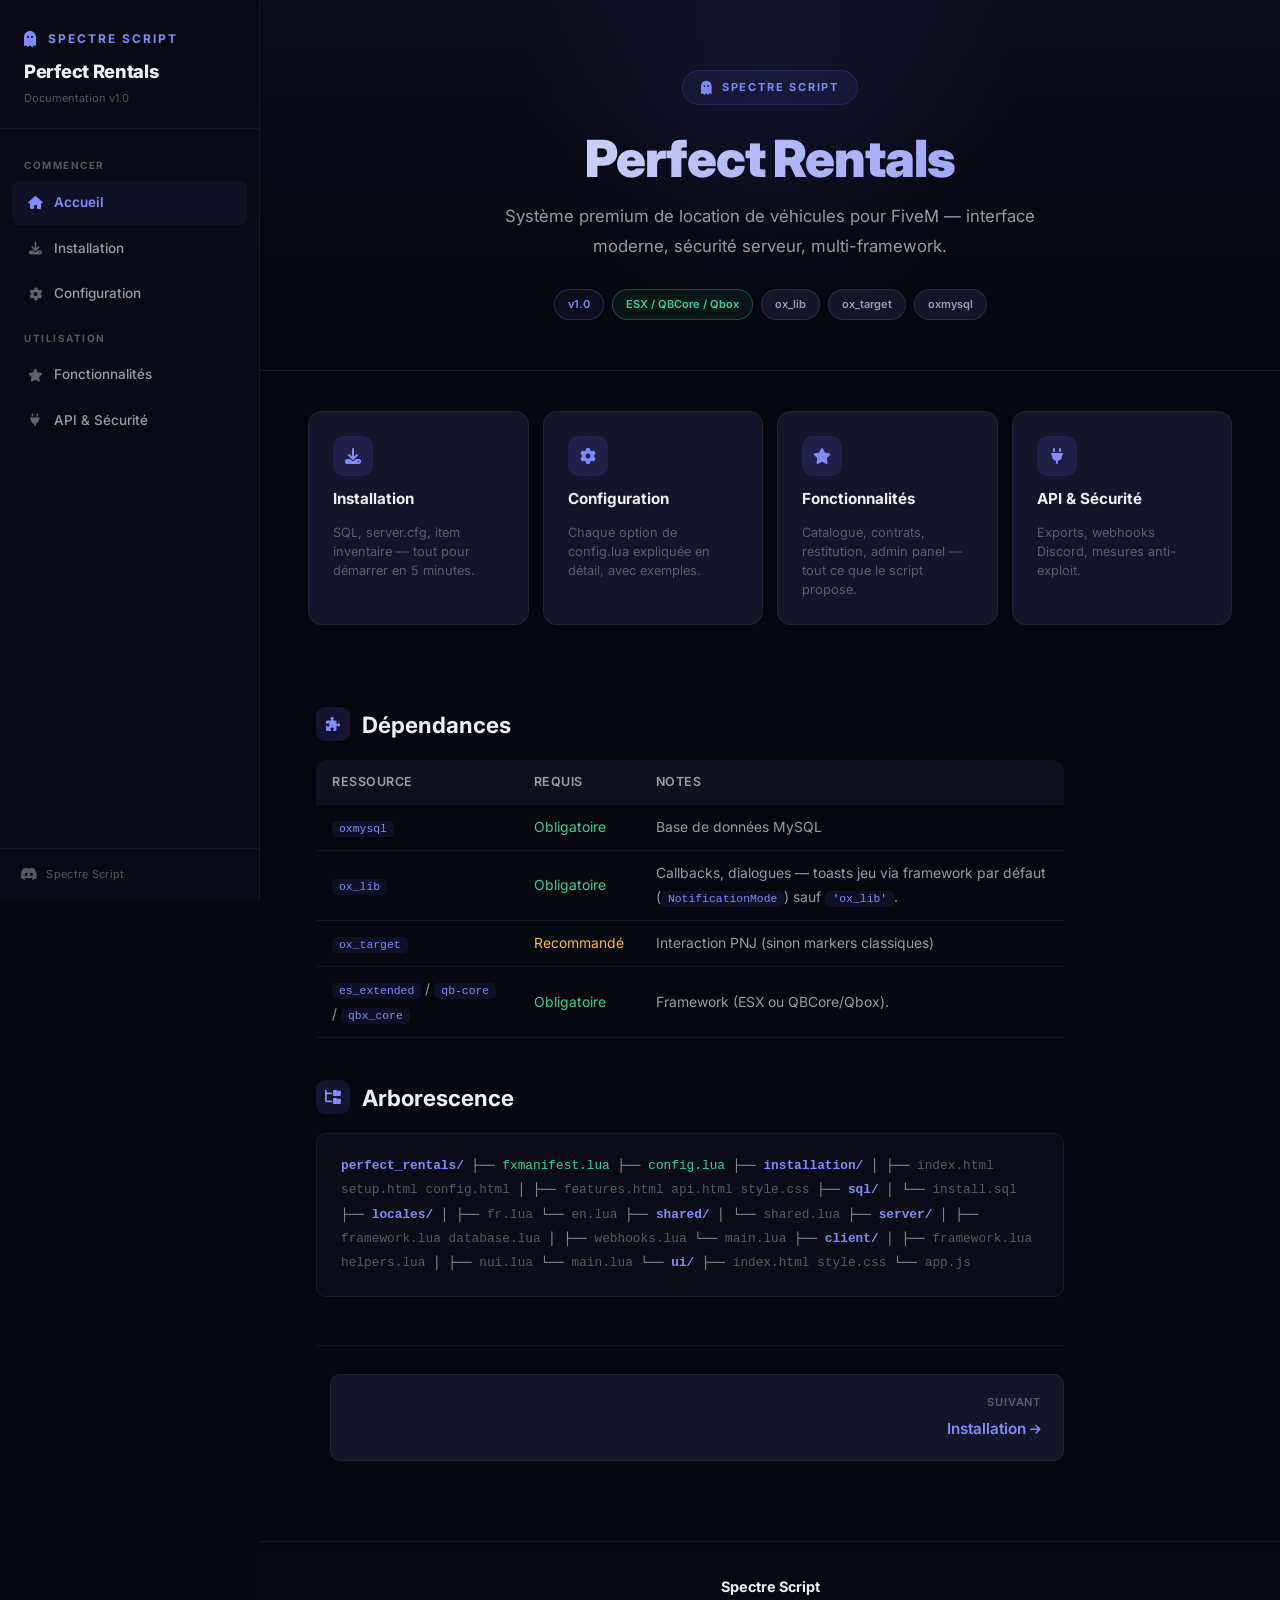
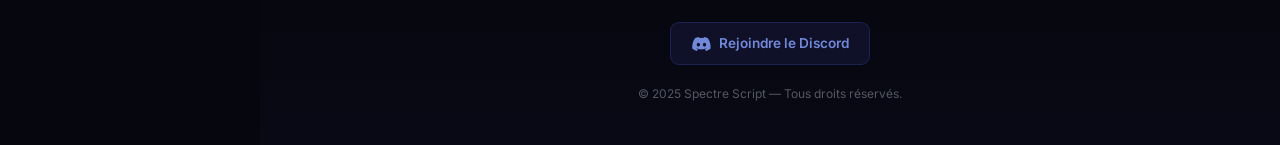
<file: installation/index.html>
<!DOCTYPE html>
<html lang="fr">
<head>
<meta charset="UTF-8"><meta name="viewport" content="width=device-width,initial-scale=1.0">
<title>Perfect Rentals — Documentation</title>
<link rel="stylesheet" href="style.css">
<link rel="stylesheet" href="https://cdnjs.cloudflare.com/ajax/libs/font-awesome/6.5.1/css/all.min.css">
</head>
<body>
<div class="layout">

<!-- Sidebar -->
<aside class="sidebar">
    <div class="sidebar-brand">
        <div class="logo"><i class="fa-solid fa-ghost"></i> Spectre Script</div>
        <div class="title">Perfect Rentals</div>
        <div class="version">Documentation v1.0</div>
    </div>
    <nav class="sidebar-nav">
        <div class="nav-label">Commencer</div>
        <a href="index.html" class="active"><i class="fa-solid fa-house"></i> Accueil</a>
        <a href="setup.html"><i class="fa-solid fa-download"></i> Installation</a>
        <a href="config.html"><i class="fa-solid fa-gear"></i> Configuration</a>
        <div class="nav-label">Utilisation</div>
        <a href="features.html"><i class="fa-solid fa-star"></i> Fonctionnalités</a>
        <a href="api.html"><i class="fa-solid fa-plug"></i> API & Sécurité</a>
    </nav>
    <div class="sidebar-footer">
        <a href="https://discord.gg/vRjBVYpRjj" target="_blank"><i class="fa-brands fa-discord"></i> Spectre Script</a>
    </div>
</aside>

<!-- Main -->
<div class="main">

    <div class="hero">
        <div class="hero-tag"><i class="fa-solid fa-ghost"></i> Spectre Script</div>
        <h1>Perfect Rentals</h1>
        <p>Système premium de location de véhicules pour FiveM — interface moderne, sécurité serveur, multi-framework.</p>
        <div class="badges">
            <span class="badge a">v1.0</span>
            <span class="badge g">ESX / QBCore / Qbox</span>
            <span class="badge">ox_lib</span>
            <span class="badge">ox_target</span>
            <span class="badge">oxmysql</span>
        </div>
    </div>

    <div class="quick-grid">
        <a class="quick-card" href="setup.html">
            <div class="qc-ico"><i class="fa-solid fa-download"></i></div>
            <h3>Installation</h3>
            <p>SQL, server.cfg, item inventaire — tout pour démarrer en 5 minutes.</p>
        </a>
        <a class="quick-card" href="config.html">
            <div class="qc-ico"><i class="fa-solid fa-gear"></i></div>
            <h3>Configuration</h3>
            <p>Chaque option de config.lua expliquée en détail, avec exemples.</p>
        </a>
        <a class="quick-card" href="features.html">
            <div class="qc-ico"><i class="fa-solid fa-star"></i></div>
            <h3>Fonctionnalités</h3>
            <p>Catalogue, contrats, restitution, admin panel — tout ce que le script propose.</p>
        </a>
        <a class="quick-card" href="api.html">
            <div class="qc-ico"><i class="fa-solid fa-plug"></i></div>
            <h3>API & Sécurité</h3>
            <p>Exports, webhooks Discord, mesures anti-exploit.</p>
        </a>
    </div>

    <!-- Dependencies -->
    <div class="page-content">
        <h2><span class="ico"><i class="fa-solid fa-puzzle-piece"></i></span> Dépendances</h2>
        <table>
            <thead><tr><th>Ressource</th><th>Requis</th><th>Notes</th></tr></thead>
            <tbody>
                <tr><td><code>oxmysql</code></td><td style="color:var(--green)">Obligatoire</td><td>Base de données MySQL</td></tr>
                <tr><td><code>ox_lib</code></td><td style="color:var(--green)">Obligatoire</td><td>Callbacks, dialogues — toasts jeu via framework par défaut (<code>NotificationMode</code>) sauf <code>'ox_lib'</code>.</td></tr>
                <tr><td><code>ox_target</code></td><td style="color:var(--orange)">Recommandé</td><td>Interaction PNJ (sinon markers classiques)</td></tr>
                <tr><td><code>es_extended</code> / <code>qb-core</code> / <code>qbx_core</code></td><td style="color:var(--green)">Obligatoire</td><td>Framework (ESX ou QBCore/Qbox).</td></tr>
            </tbody>
        </table>

        <h2><span class="ico"><i class="fa-solid fa-folder-tree"></i></span> Arborescence</h2>
        <div class="tree">
<span class="f">perfect_rentals/</span>
├── <span class="s">fxmanifest.lua</span>
├── <span class="s">config.lua</span>
├── <span class="f">installation/</span>
│   ├── <span class="d">index.html</span>  <span class="d">setup.html</span>  <span class="d">config.html</span>
│   ├── <span class="d">features.html</span>  <span class="d">api.html</span>  <span class="d">style.css</span>
├── <span class="f">sql/</span>
│   └── <span class="d">install.sql</span>
├── <span class="f">locales/</span>
│   ├── <span class="d">fr.lua</span>  └── <span class="d">en.lua</span>
├── <span class="f">shared/</span>
│   └── <span class="d">shared.lua</span>
├── <span class="f">server/</span>
│   ├── <span class="d">framework.lua</span>  <span class="d">database.lua</span>
│   ├── <span class="d">webhooks.lua</span>  └── <span class="d">main.lua</span>
├── <span class="f">client/</span>
│   ├── <span class="d">framework.lua</span>  <span class="d">helpers.lua</span>
│   ├── <span class="d">nui.lua</span>  └── <span class="d">main.lua</span>
└── <span class="f">ui/</span>
    ├── <span class="d">index.html</span>  <span class="d">style.css</span>  └── <span class="d">app.js</span>
        </div>

        <div class="page-nav">
            <div></div>
            <a href="setup.html" class="next">
                <div class="pn-label">Suivant</div>
                <div class="pn-title">Installation <i class="fa-solid fa-arrow-right" style="font-size:12px"></i></div>
            </a>
        </div>
    </div>

    <footer class="doc-footer">
        <div class="fb">Spectre Script</div>
        <a class="fd" href="https://discord.gg/vRjBVYpRjj" target="_blank"><i class="fa-brands fa-discord"></i> Rejoindre le Discord</a>
        <p class="fc">&copy; 2025 Spectre Script — Tous droits réservés.</p>
    </footer>

</div>
</div>
</body>
</html>
</file>
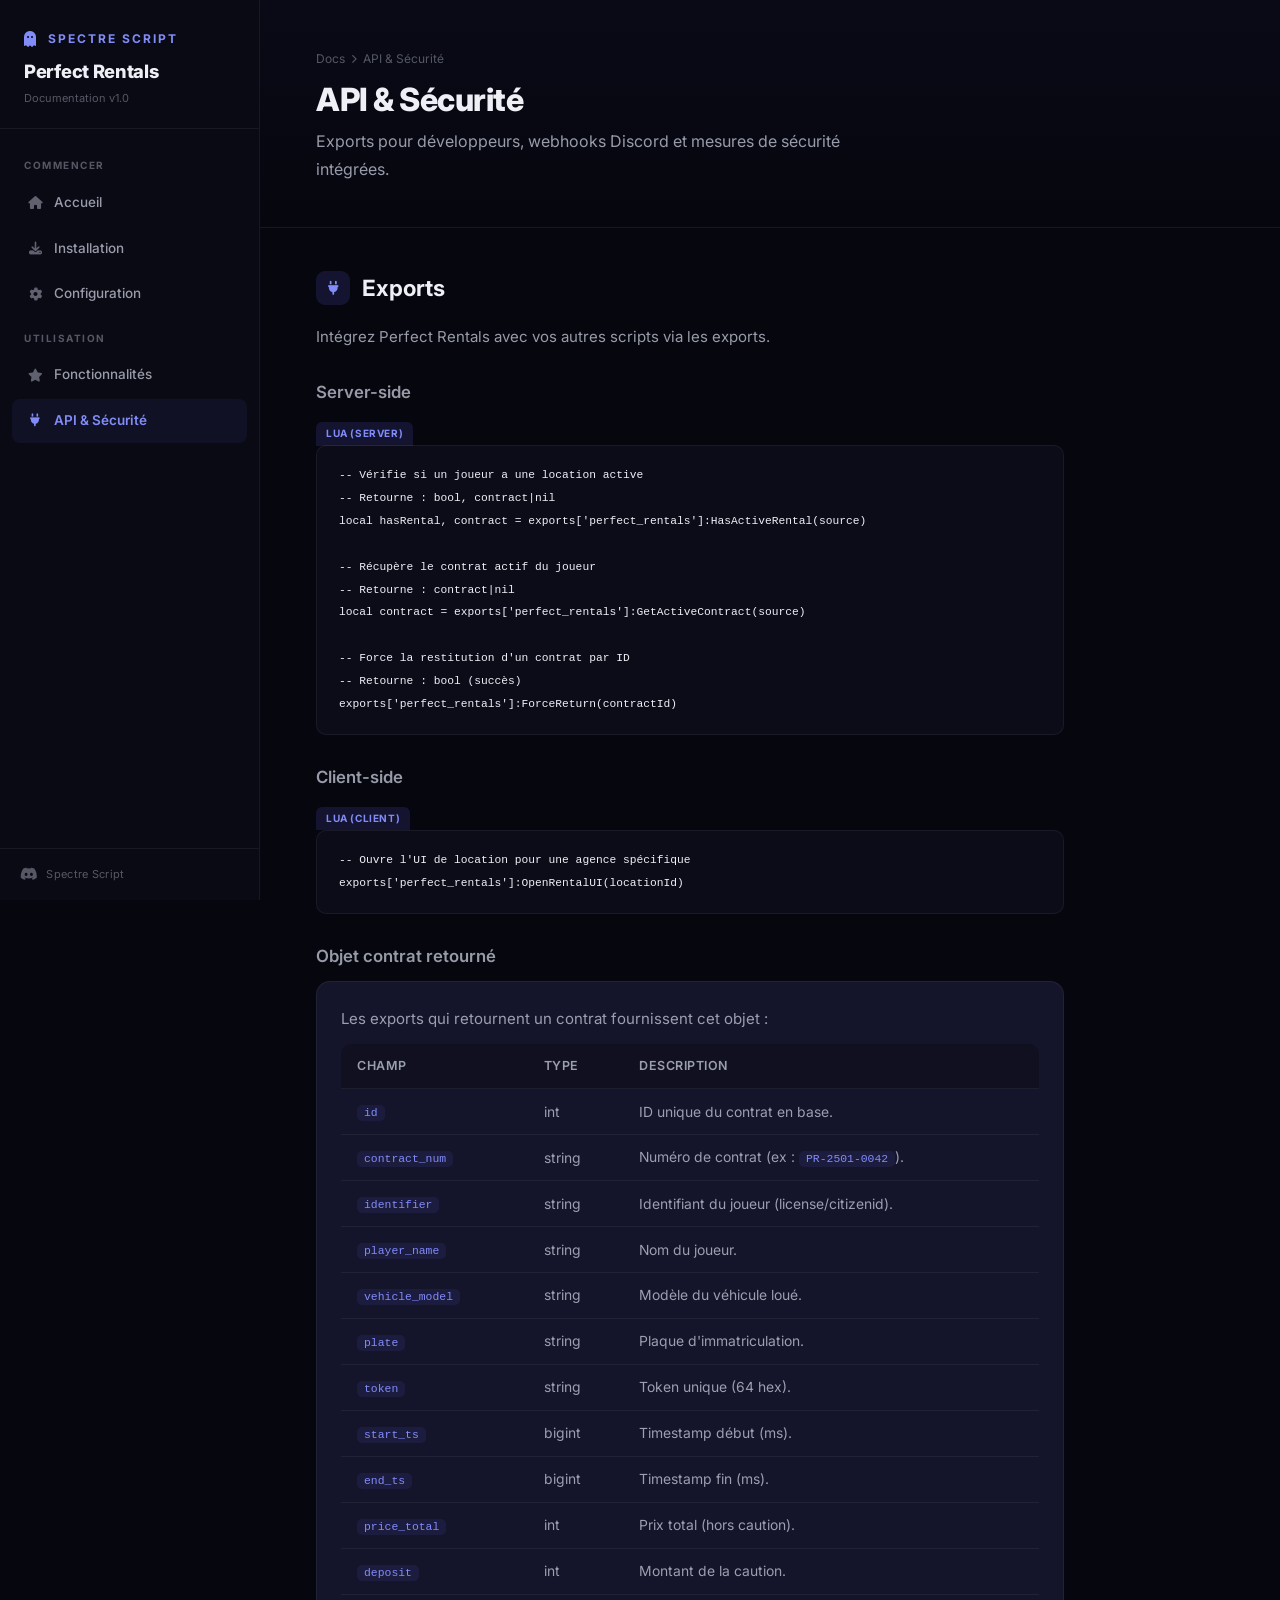
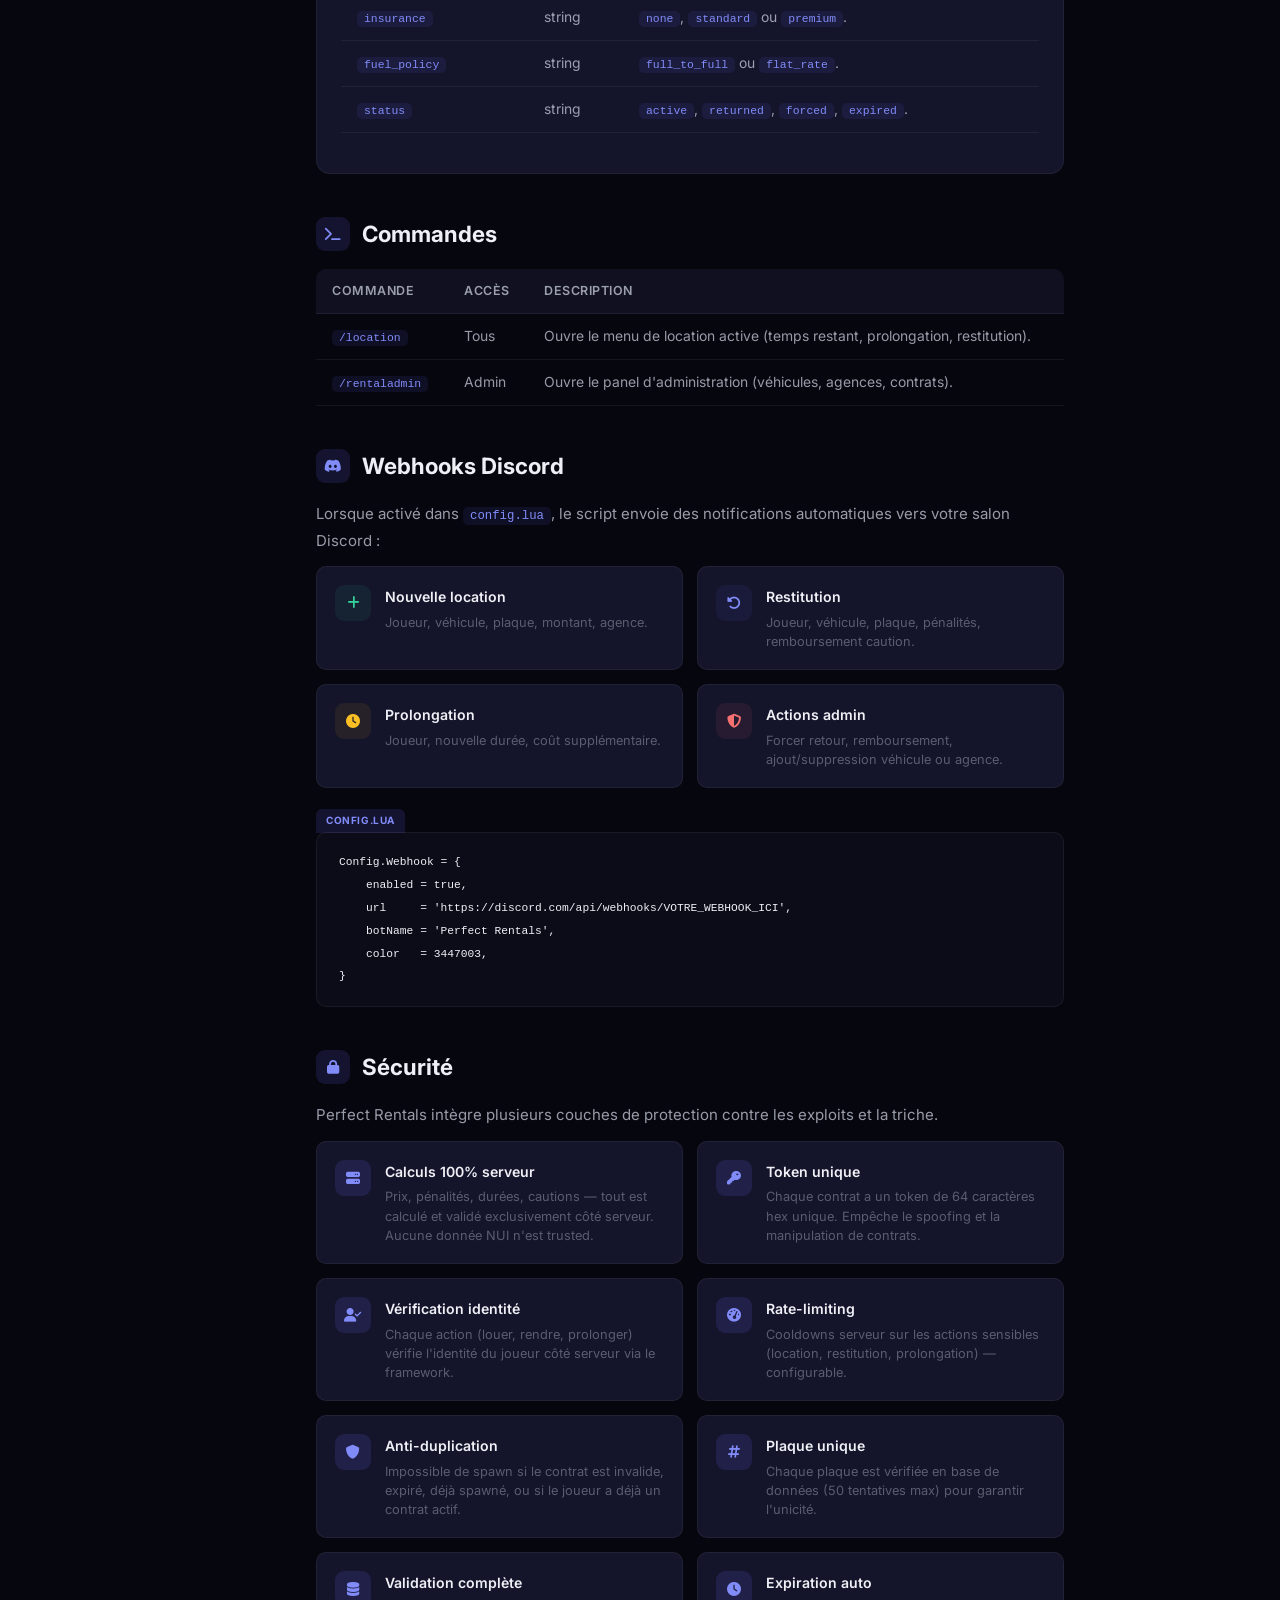
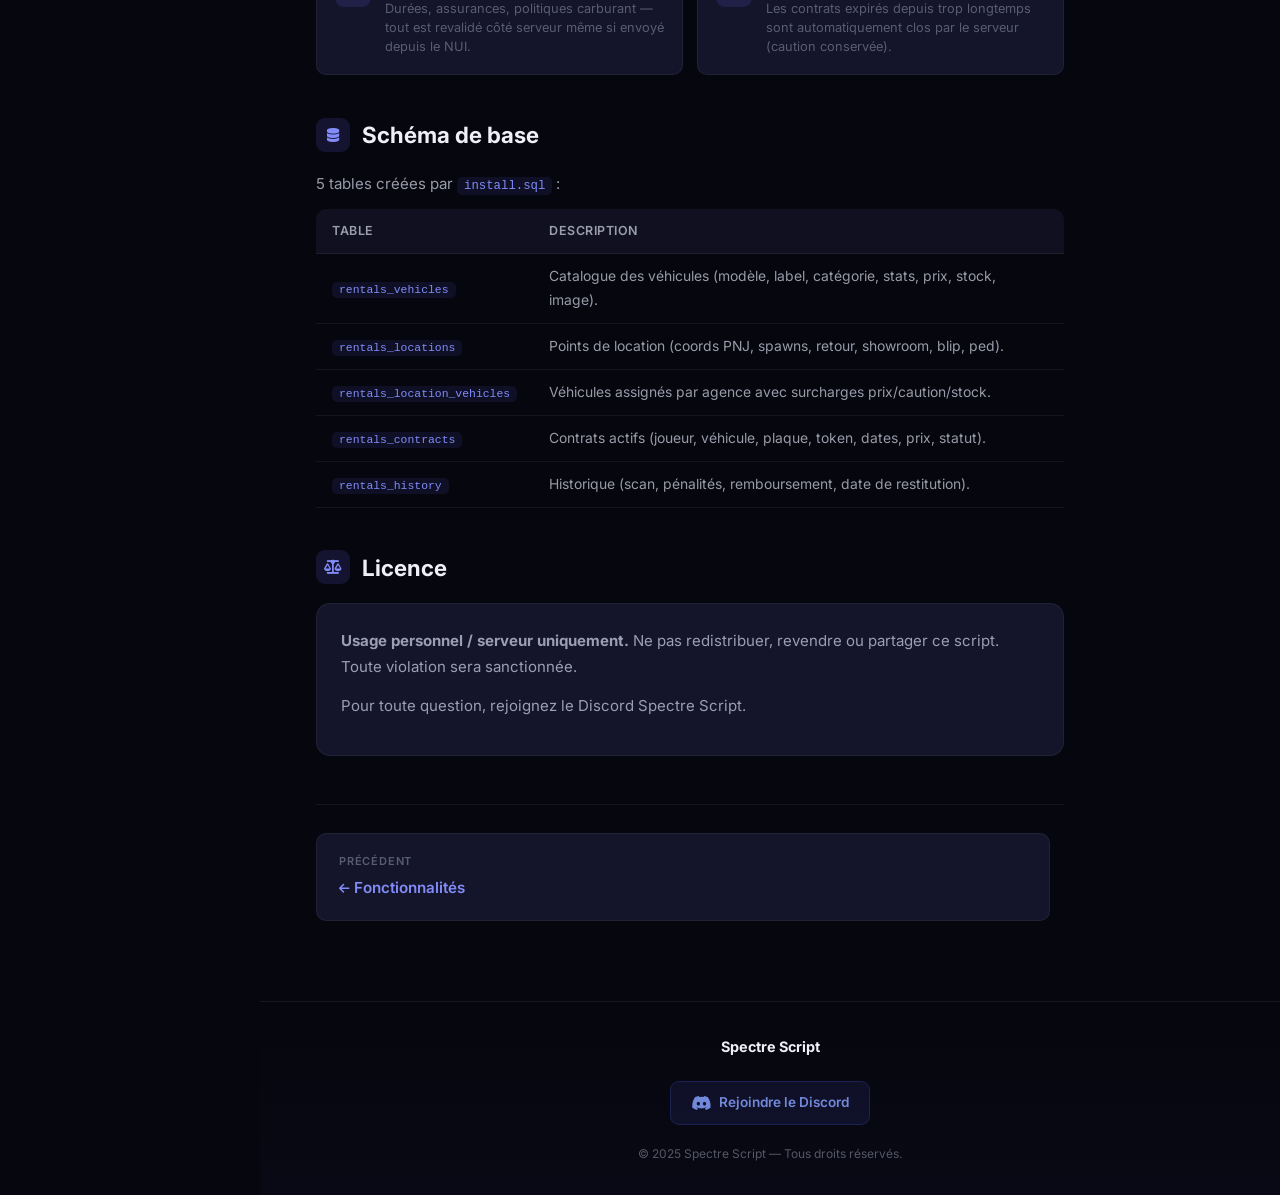
<file: installation/api.html>
<!DOCTYPE html>
<html lang="fr">
<head>
<meta charset="UTF-8"><meta name="viewport" content="width=device-width,initial-scale=1.0">
<title>API & Sécurité — Perfect Rentals</title>
<link rel="stylesheet" href="style.css">
<link rel="stylesheet" href="https://cdnjs.cloudflare.com/ajax/libs/font-awesome/6.5.1/css/all.min.css">
</head>
<body>
<div class="layout">

<aside class="sidebar">
    <div class="sidebar-brand">
        <div class="logo"><i class="fa-solid fa-ghost"></i> Spectre Script</div>
        <div class="title">Perfect Rentals</div>
        <div class="version">Documentation v1.0</div>
    </div>
    <nav class="sidebar-nav">
        <div class="nav-label">Commencer</div>
        <a href="index.html"><i class="fa-solid fa-house"></i> Accueil</a>
        <a href="setup.html"><i class="fa-solid fa-download"></i> Installation</a>
        <a href="config.html"><i class="fa-solid fa-gear"></i> Configuration</a>
        <div class="nav-label">Utilisation</div>
        <a href="features.html"><i class="fa-solid fa-star"></i> Fonctionnalités</a>
        <a href="api.html" class="active"><i class="fa-solid fa-plug"></i> API & Sécurité</a>
    </nav>
    <div class="sidebar-footer">
        <a href="https://discord.gg/vRjBVYpRjj" target="_blank"><i class="fa-brands fa-discord"></i> Spectre Script</a>
    </div>
</aside>

<div class="main">

    <div class="page-header">
        <div class="breadcrumb"><a href="index.html">Docs</a> <i class="fa-solid fa-chevron-right" style="font-size:9px"></i> API & Sécurité</div>
        <h1>API & Sécurité</h1>
        <p>Exports pour développeurs, webhooks Discord et mesures de sécurité intégrées.</p>
    </div>

    <div class="page-content">

        <!-- EXPORTS -->
        <h2><span class="ico"><i class="fa-solid fa-plug"></i></span> Exports</h2>
        <p>Intégrez Perfect Rentals avec vos autres scripts via les exports.</p>

        <h3>Server-side</h3>
        <div class="code-lang">Lua (server)</div>
<pre><code>-- Vérifie si un joueur a une location active
-- Retourne : bool, contract|nil
local hasRental, contract = exports['perfect_rentals']:HasActiveRental(source)

-- Récupère le contrat actif du joueur
-- Retourne : contract|nil
local contract = exports['perfect_rentals']:GetActiveContract(source)

-- Force la restitution d'un contrat par ID
-- Retourne : bool (succès)
exports['perfect_rentals']:ForceReturn(contractId)</code></pre>

        <h3>Client-side</h3>
        <div class="code-lang">Lua (client)</div>
<pre><code>-- Ouvre l'UI de location pour une agence spécifique
exports['perfect_rentals']:OpenRentalUI(locationId)</code></pre>

        <h3>Objet contrat retourné</h3>
        <div class="card">
            <p>Les exports qui retournent un contrat fournissent cet objet :</p>
            <table>
                <thead><tr><th>Champ</th><th>Type</th><th>Description</th></tr></thead>
                <tbody>
                    <tr><td><code>id</code></td><td>int</td><td>ID unique du contrat en base.</td></tr>
                    <tr><td><code>contract_num</code></td><td>string</td><td>Numéro de contrat (ex : <code>PR-2501-0042</code>).</td></tr>
                    <tr><td><code>identifier</code></td><td>string</td><td>Identifiant du joueur (license/citizenid).</td></tr>
                    <tr><td><code>player_name</code></td><td>string</td><td>Nom du joueur.</td></tr>
                    <tr><td><code>vehicle_model</code></td><td>string</td><td>Modèle du véhicule loué.</td></tr>
                    <tr><td><code>plate</code></td><td>string</td><td>Plaque d'immatriculation.</td></tr>
                    <tr><td><code>token</code></td><td>string</td><td>Token unique (64 hex).</td></tr>
                    <tr><td><code>start_ts</code></td><td>bigint</td><td>Timestamp début (ms).</td></tr>
                    <tr><td><code>end_ts</code></td><td>bigint</td><td>Timestamp fin (ms).</td></tr>
                    <tr><td><code>price_total</code></td><td>int</td><td>Prix total (hors caution).</td></tr>
                    <tr><td><code>deposit</code></td><td>int</td><td>Montant de la caution.</td></tr>
                    <tr><td><code>insurance</code></td><td>string</td><td><code>none</code>, <code>standard</code> ou <code>premium</code>.</td></tr>
                    <tr><td><code>fuel_policy</code></td><td>string</td><td><code>full_to_full</code> ou <code>flat_rate</code>.</td></tr>
                    <tr><td><code>status</code></td><td>string</td><td><code>active</code>, <code>returned</code>, <code>forced</code>, <code>expired</code>.</td></tr>
                </tbody>
            </table>
        </div>

        <!-- COMMANDS -->
        <h2><span class="ico"><i class="fa-solid fa-terminal"></i></span> Commandes</h2>
        <table>
            <thead><tr><th>Commande</th><th>Accès</th><th>Description</th></tr></thead>
            <tbody>
                <tr><td><code>/location</code></td><td>Tous</td><td>Ouvre le menu de location active (temps restant, prolongation, restitution).</td></tr>
                <tr><td><code>/rentaladmin</code></td><td>Admin</td><td>Ouvre le panel d'administration (véhicules, agences, contrats).</td></tr>
            </tbody>
        </table>

        <!-- WEBHOOKS -->
        <h2><span class="ico"><i class="fa-brands fa-discord"></i></span> Webhooks Discord</h2>
        <p>Lorsque activé dans <code>config.lua</code>, le script envoie des notifications automatiques vers votre salon Discord :</p>

        <div class="grid">
            <div class="feat">
                <div class="feat-ico" style="background:var(--green-soft);color:var(--green)"><i class="fa-solid fa-plus"></i></div>
                <div>
                    <h4>Nouvelle location</h4>
                    <p>Joueur, véhicule, plaque, montant, agence.</p>
                </div>
            </div>
            <div class="feat">
                <div class="feat-ico" style="background:var(--accent-soft);color:var(--accent-light)"><i class="fa-solid fa-rotate-left"></i></div>
                <div>
                    <h4>Restitution</h4>
                    <p>Joueur, véhicule, plaque, pénalités, remboursement caution.</p>
                </div>
            </div>
            <div class="feat">
                <div class="feat-ico" style="background:var(--orange-soft);color:var(--orange)"><i class="fa-solid fa-clock"></i></div>
                <div>
                    <h4>Prolongation</h4>
                    <p>Joueur, nouvelle durée, coût supplémentaire.</p>
                </div>
            </div>
            <div class="feat">
                <div class="feat-ico" style="background:var(--red-soft);color:var(--red)"><i class="fa-solid fa-shield-halved"></i></div>
                <div>
                    <h4>Actions admin</h4>
                    <p>Forcer retour, remboursement, ajout/suppression véhicule ou agence.</p>
                </div>
            </div>
        </div>

        <div class="code-lang">config.lua</div>
<pre><code>Config.Webhook = {
    enabled = true,
    url     = 'https://discord.com/api/webhooks/VOTRE_WEBHOOK_ICI',
    botName = 'Perfect Rentals',
    color   = 3447003,
}</code></pre>

        <!-- SECURITY -->
        <h2><span class="ico"><i class="fa-solid fa-lock"></i></span> Sécurité</h2>
        <p>Perfect Rentals intègre plusieurs couches de protection contre les exploits et la triche.</p>

        <div class="grid">
            <div class="feat">
                <div class="feat-ico"><i class="fa-solid fa-server"></i></div>
                <div>
                    <h4>Calculs 100% serveur</h4>
                    <p>Prix, pénalités, durées, cautions — tout est calculé et validé exclusivement côté serveur. Aucune donnée NUI n'est trusted.</p>
                </div>
            </div>
            <div class="feat">
                <div class="feat-ico"><i class="fa-solid fa-key"></i></div>
                <div>
                    <h4>Token unique</h4>
                    <p>Chaque contrat a un token de 64 caractères hex unique. Empêche le spoofing et la manipulation de contrats.</p>
                </div>
            </div>
            <div class="feat">
                <div class="feat-ico"><i class="fa-solid fa-user-check"></i></div>
                <div>
                    <h4>Vérification identité</h4>
                    <p>Chaque action (louer, rendre, prolonger) vérifie l'identité du joueur côté serveur via le framework.</p>
                </div>
            </div>
            <div class="feat">
                <div class="feat-ico"><i class="fa-solid fa-gauge-high"></i></div>
                <div>
                    <h4>Rate-limiting</h4>
                    <p>Cooldowns serveur sur les actions sensibles (location, restitution, prolongation) — configurable.</p>
                </div>
            </div>
            <div class="feat">
                <div class="feat-ico"><i class="fa-solid fa-shield"></i></div>
                <div>
                    <h4>Anti-duplication</h4>
                    <p>Impossible de spawn si le contrat est invalide, expiré, déjà spawné, ou si le joueur a déjà un contrat actif.</p>
                </div>
            </div>
            <div class="feat">
                <div class="feat-ico"><i class="fa-solid fa-hashtag"></i></div>
                <div>
                    <h4>Plaque unique</h4>
                    <p>Chaque plaque est vérifiée en base de données (50 tentatives max) pour garantir l'unicité.</p>
                </div>
            </div>
            <div class="feat">
                <div class="feat-ico"><i class="fa-solid fa-database"></i></div>
                <div>
                    <h4>Validation complète</h4>
                    <p>Durées, assurances, politiques carburant — tout est revalidé côté serveur même si envoyé depuis le NUI.</p>
                </div>
            </div>
            <div class="feat">
                <div class="feat-ico"><i class="fa-solid fa-clock"></i></div>
                <div>
                    <h4>Expiration auto</h4>
                    <p>Les contrats expirés depuis trop longtemps sont automatiquement clos par le serveur (caution conservée).</p>
                </div>
            </div>
        </div>

        <!-- DB -->
        <h2><span class="ico"><i class="fa-solid fa-database"></i></span> Schéma de base</h2>
        <p>5 tables créées par <code>install.sql</code> :</p>
        <table>
            <thead><tr><th>Table</th><th>Description</th></tr></thead>
            <tbody>
                <tr><td><code>rentals_vehicles</code></td><td>Catalogue des véhicules (modèle, label, catégorie, stats, prix, stock, image).</td></tr>
                <tr><td><code>rentals_locations</code></td><td>Points de location (coords PNJ, spawns, retour, showroom, blip, ped).</td></tr>
                <tr><td><code>rentals_location_vehicles</code></td><td>Véhicules assignés par agence avec surcharges prix/caution/stock.</td></tr>
                <tr><td><code>rentals_contracts</code></td><td>Contrats actifs (joueur, véhicule, plaque, token, dates, prix, statut).</td></tr>
                <tr><td><code>rentals_history</code></td><td>Historique (scan, pénalités, remboursement, date de restitution).</td></tr>
            </tbody>
        </table>

        <!-- LICENSE -->
        <h2><span class="ico"><i class="fa-solid fa-scale-balanced"></i></span> Licence</h2>
        <div class="card">
            <p><strong>Usage personnel / serveur uniquement.</strong> Ne pas redistribuer, revendre ou partager ce script. Toute violation sera sanctionnée.</p>
            <p>Pour toute question, rejoignez le Discord Spectre Script.</p>
        </div>

        <div class="page-nav">
            <a href="features.html">
                <div class="pn-label">Précédent</div>
                <div class="pn-title"><i class="fa-solid fa-arrow-left" style="font-size:12px"></i> Fonctionnalités</div>
            </a>
            <div></div>
        </div>
    </div>

    <footer class="doc-footer">
        <div class="fb">Spectre Script</div>
        <a class="fd" href="https://discord.gg/vRjBVYpRjj" target="_blank"><i class="fa-brands fa-discord"></i> Rejoindre le Discord</a>
        <p class="fc">&copy; 2025 Spectre Script — Tous droits réservés.</p>
    </footer>

</div>
</div>
</body>
</html>
</file>
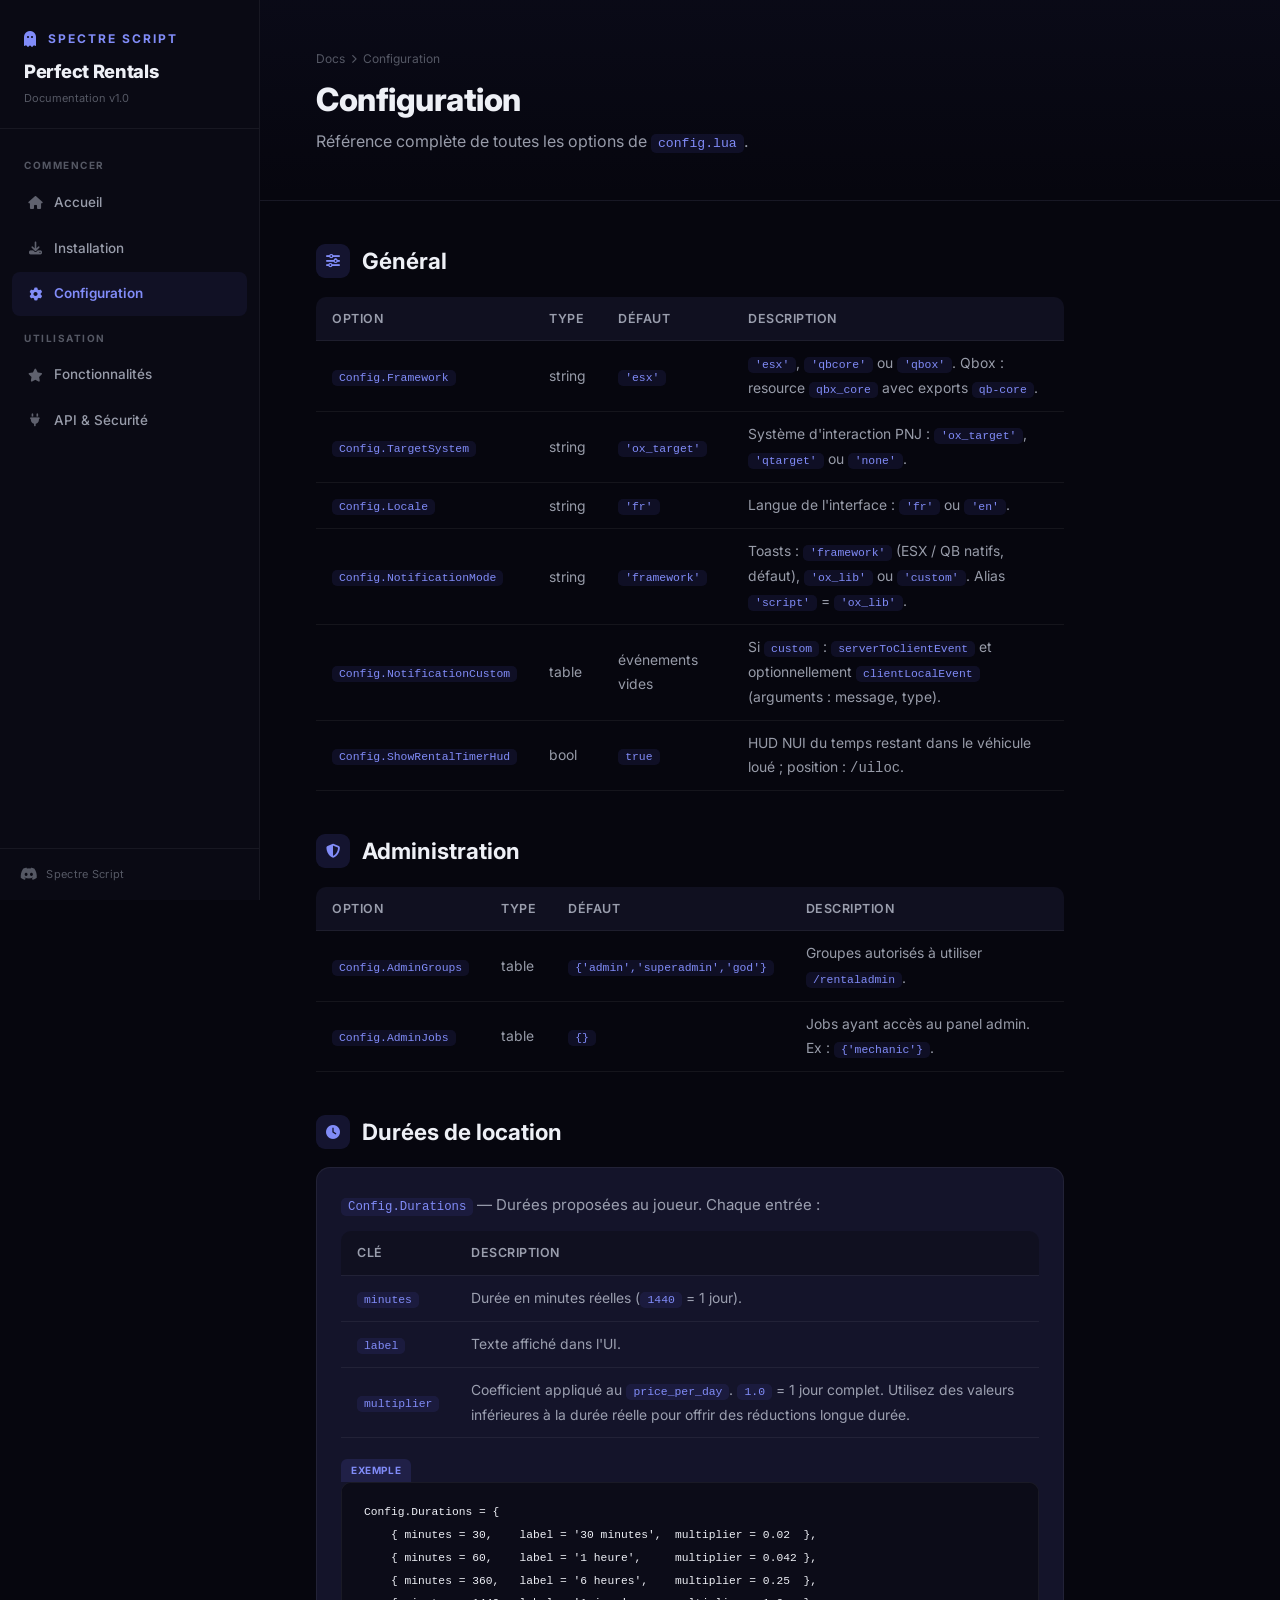
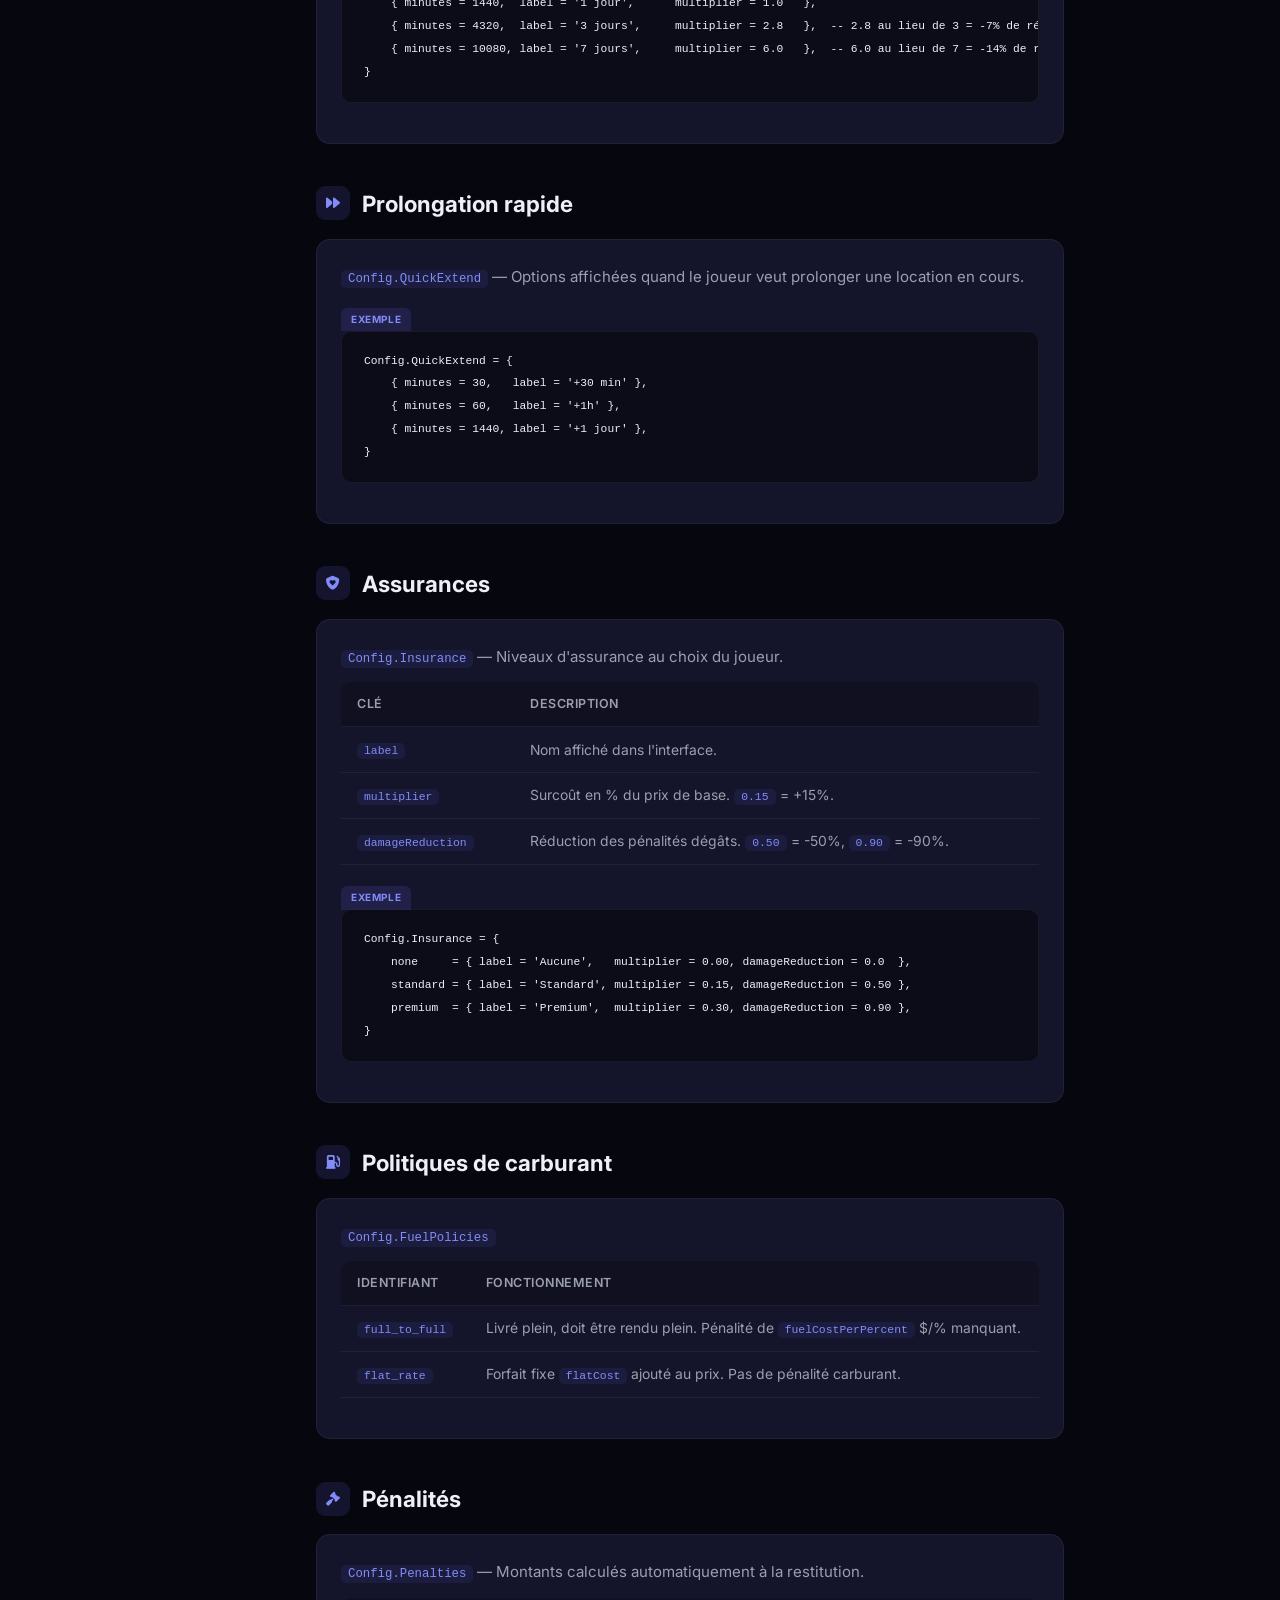
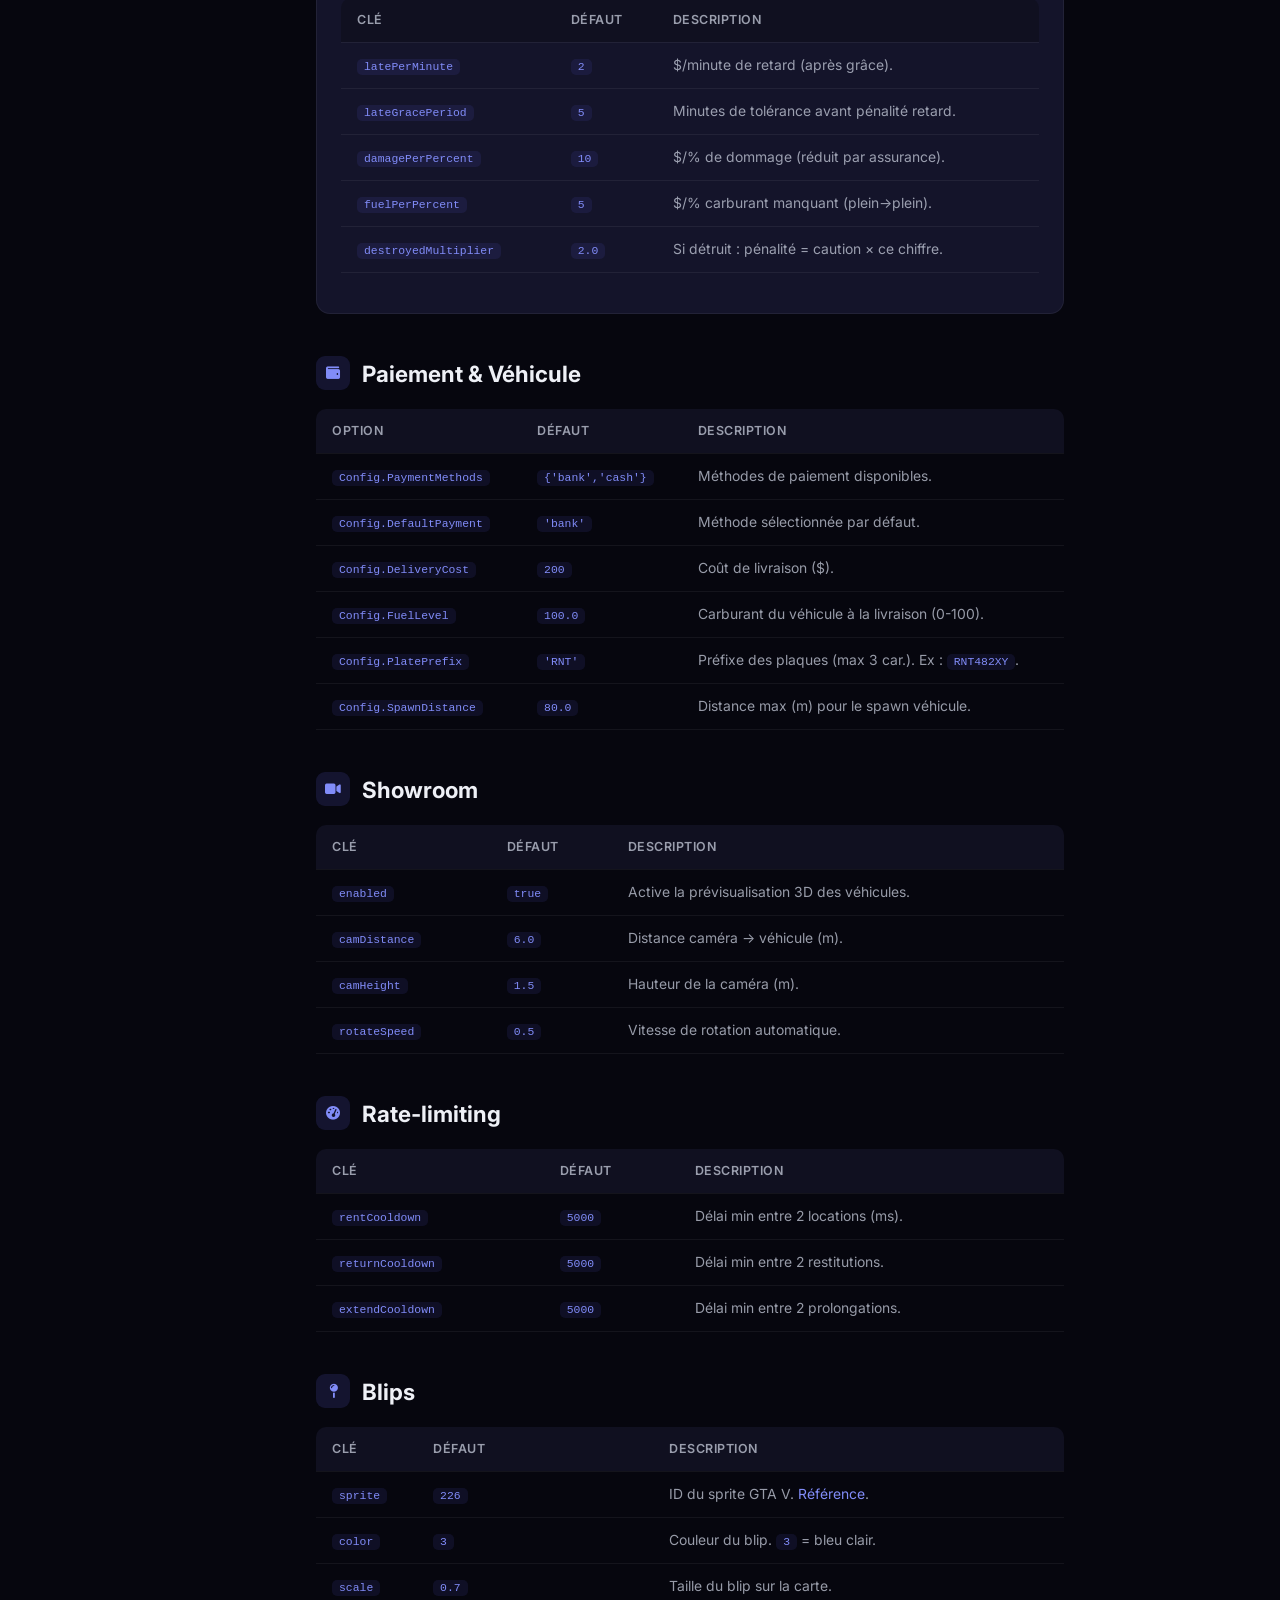
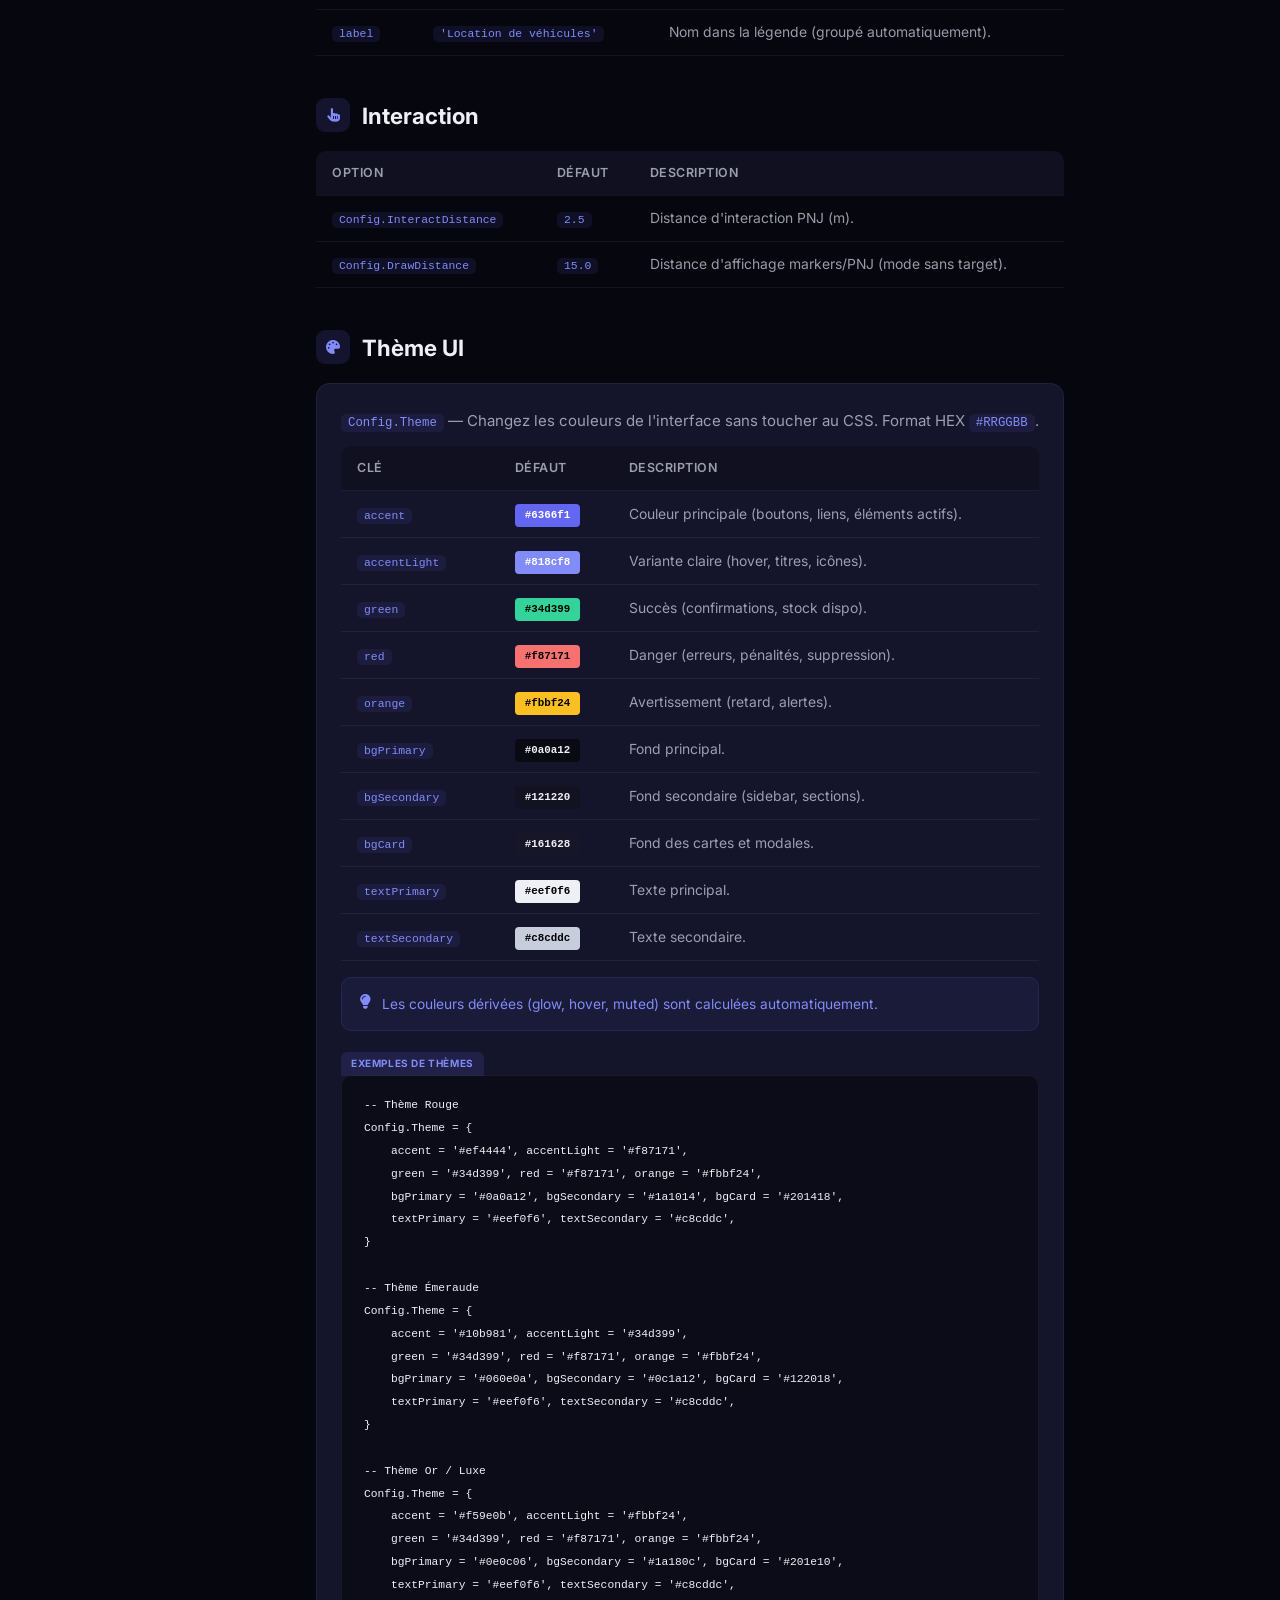
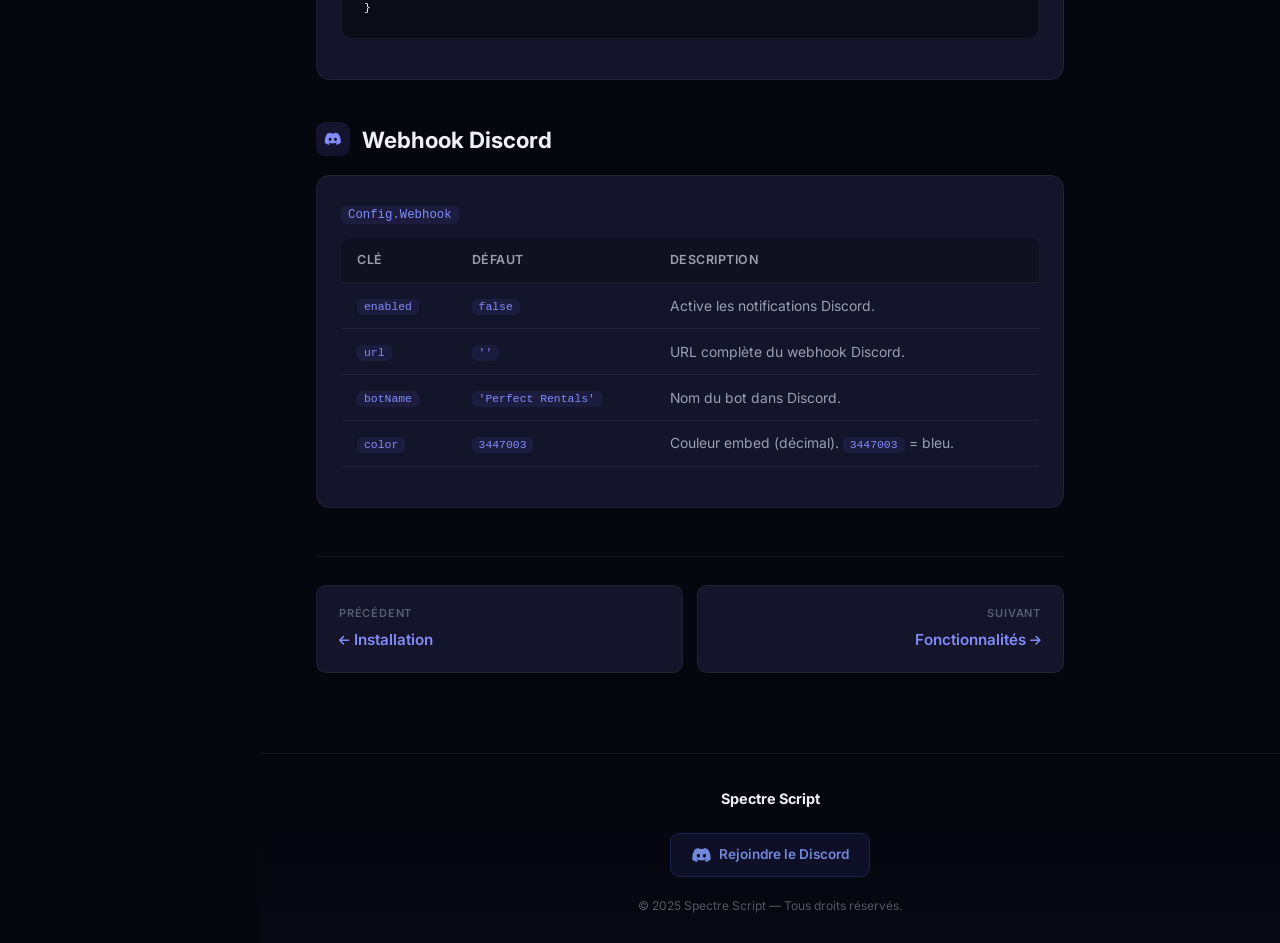
<file: installation/config.html>
<!DOCTYPE html>
<html lang="fr">
<head>
<meta charset="UTF-8"><meta name="viewport" content="width=device-width,initial-scale=1.0">
<title>Configuration — Perfect Rentals</title>
<link rel="stylesheet" href="style.css">
<link rel="stylesheet" href="https://cdnjs.cloudflare.com/ajax/libs/font-awesome/6.5.1/css/all.min.css">
</head>
<body>
<div class="layout">

<aside class="sidebar">
    <div class="sidebar-brand">
        <div class="logo"><i class="fa-solid fa-ghost"></i> Spectre Script</div>
        <div class="title">Perfect Rentals</div>
        <div class="version">Documentation v1.0</div>
    </div>
    <nav class="sidebar-nav">
        <div class="nav-label">Commencer</div>
        <a href="index.html"><i class="fa-solid fa-house"></i> Accueil</a>
        <a href="setup.html"><i class="fa-solid fa-download"></i> Installation</a>
        <a href="config.html" class="active"><i class="fa-solid fa-gear"></i> Configuration</a>
        <div class="nav-label">Utilisation</div>
        <a href="features.html"><i class="fa-solid fa-star"></i> Fonctionnalités</a>
        <a href="api.html"><i class="fa-solid fa-plug"></i> API & Sécurité</a>
    </nav>
    <div class="sidebar-footer">
        <a href="https://discord.gg/vRjBVYpRjj" target="_blank"><i class="fa-brands fa-discord"></i> Spectre Script</a>
    </div>
</aside>

<div class="main">

    <div class="page-header">
        <div class="breadcrumb"><a href="index.html">Docs</a> <i class="fa-solid fa-chevron-right" style="font-size:9px"></i> Configuration</div>
        <h1>Configuration</h1>
        <p>Référence complète de toutes les options de <code>config.lua</code>.</p>
    </div>

    <div class="page-content">

        <!-- General -->
        <h2><span class="ico"><i class="fa-solid fa-sliders"></i></span> Général</h2>
        <table>
            <thead><tr><th>Option</th><th>Type</th><th>Défaut</th><th>Description</th></tr></thead>
            <tbody>
                <tr><td><code>Config.Framework</code></td><td>string</td><td><code>'esx'</code></td><td><code>'esx'</code>, <code>'qbcore'</code> ou <code>'qbox'</code>. Qbox : resource <code>qbx_core</code> avec exports <code>qb-core</code>.</td></tr>
                <tr><td><code>Config.TargetSystem</code></td><td>string</td><td><code>'ox_target'</code></td><td>Système d'interaction PNJ : <code>'ox_target'</code>, <code>'qtarget'</code> ou <code>'none'</code>.</td></tr>
                <tr><td><code>Config.Locale</code></td><td>string</td><td><code>'fr'</code></td><td>Langue de l'interface : <code>'fr'</code> ou <code>'en'</code>.</td></tr>
                <tr><td><code>Config.NotificationMode</code></td><td>string</td><td><code>'framework'</code></td><td>Toasts : <code>'framework'</code> (ESX / QB natifs, défaut), <code>'ox_lib'</code> ou <code>'custom'</code>. Alias <code>'script'</code> = <code>'ox_lib'</code>.</td></tr>
                <tr><td><code>Config.NotificationCustom</code></td><td>table</td><td>événements vides</td><td>Si <code>custom</code> : <code>serverToClientEvent</code> et optionnellement <code>clientLocalEvent</code> (arguments : message, type).</td></tr>
                <tr><td><code>Config.ShowRentalTimerHud</code></td><td>bool</td><td><code>true</code></td><td>HUD NUI du temps restant dans le véhicule loué ; position : <kbd>/uiloc</kbd>.</td></tr>
            </tbody>
        </table>

        <!-- Admin -->
        <h2><span class="ico"><i class="fa-solid fa-shield-halved"></i></span> Administration</h2>
        <table>
            <thead><tr><th>Option</th><th>Type</th><th>Défaut</th><th>Description</th></tr></thead>
            <tbody>
                <tr><td><code>Config.AdminGroups</code></td><td>table</td><td><code>{'admin','superadmin','god'}</code></td><td>Groupes autorisés à utiliser <code>/rentaladmin</code>.</td></tr>
                <tr><td><code>Config.AdminJobs</code></td><td>table</td><td><code>{}</code></td><td>Jobs ayant accès au panel admin. Ex : <code>{'mechanic'}</code>.</td></tr>
            </tbody>
        </table>

        <!-- Durations -->
        <h2><span class="ico"><i class="fa-solid fa-clock"></i></span> Durées de location</h2>
        <div class="card">
            <p><code>Config.Durations</code> — Durées proposées au joueur. Chaque entrée :</p>
            <table>
                <thead><tr><th>Clé</th><th>Description</th></tr></thead>
                <tbody>
                    <tr><td><code>minutes</code></td><td>Durée en minutes réelles (<code>1440</code> = 1 jour).</td></tr>
                    <tr><td><code>label</code></td><td>Texte affiché dans l'UI.</td></tr>
                    <tr><td><code>multiplier</code></td><td>Coefficient appliqué au <code>price_per_day</code>. <code>1.0</code> = 1 jour complet. Utilisez des valeurs inférieures à la durée réelle pour offrir des réductions longue durée.</td></tr>
                </tbody>
            </table>
            <div class="code-lang">Exemple</div>
<pre><code>Config.Durations = {
    { minutes = 30,    label = '30 minutes',  multiplier = 0.02  },
    { minutes = 60,    label = '1 heure',     multiplier = 0.042 },
    { minutes = 360,   label = '6 heures',    multiplier = 0.25  },
    { minutes = 1440,  label = '1 jour',      multiplier = 1.0   },
    { minutes = 4320,  label = '3 jours',     multiplier = 2.8   },  -- 2.8 au lieu de 3 = -7% de réduction
    { minutes = 10080, label = '7 jours',     multiplier = 6.0   },  -- 6.0 au lieu de 7 = -14% de réduction
}</code></pre>
        </div>

        <!-- Quick Extend -->
        <h2><span class="ico"><i class="fa-solid fa-forward"></i></span> Prolongation rapide</h2>
        <div class="card">
            <p><code>Config.QuickExtend</code> — Options affichées quand le joueur veut prolonger une location en cours.</p>
            <div class="code-lang">Exemple</div>
<pre><code>Config.QuickExtend = {
    { minutes = 30,   label = '+30 min' },
    { minutes = 60,   label = '+1h' },
    { minutes = 1440, label = '+1 jour' },
}</code></pre>
        </div>

        <!-- Insurance -->
        <h2><span class="ico"><i class="fa-solid fa-shield-heart"></i></span> Assurances</h2>
        <div class="card">
            <p><code>Config.Insurance</code> — Niveaux d'assurance au choix du joueur.</p>
            <table>
                <thead><tr><th>Clé</th><th>Description</th></tr></thead>
                <tbody>
                    <tr><td><code>label</code></td><td>Nom affiché dans l'interface.</td></tr>
                    <tr><td><code>multiplier</code></td><td>Surcoût en % du prix de base. <code>0.15</code> = +15%.</td></tr>
                    <tr><td><code>damageReduction</code></td><td>Réduction des pénalités dégâts. <code>0.50</code> = -50%, <code>0.90</code> = -90%.</td></tr>
                </tbody>
            </table>
            <div class="code-lang">Exemple</div>
<pre><code>Config.Insurance = {
    none     = { label = 'Aucune',   multiplier = 0.00, damageReduction = 0.0  },
    standard = { label = 'Standard', multiplier = 0.15, damageReduction = 0.50 },
    premium  = { label = 'Premium',  multiplier = 0.30, damageReduction = 0.90 },
}</code></pre>
        </div>

        <!-- Fuel Policies -->
        <h2><span class="ico"><i class="fa-solid fa-gas-pump"></i></span> Politiques de carburant</h2>
        <div class="card">
            <p><code>Config.FuelPolicies</code></p>
            <table>
                <thead><tr><th>Identifiant</th><th>Fonctionnement</th></tr></thead>
                <tbody>
                    <tr><td><code>full_to_full</code></td><td>Livré plein, doit être rendu plein. Pénalité de <code>fuelCostPerPercent</code> $/% manquant.</td></tr>
                    <tr><td><code>flat_rate</code></td><td>Forfait fixe <code>flatCost</code> ajouté au prix. Pas de pénalité carburant.</td></tr>
                </tbody>
            </table>
        </div>

        <!-- Penalties -->
        <h2><span class="ico"><i class="fa-solid fa-gavel"></i></span> Pénalités</h2>
        <div class="card">
            <p><code>Config.Penalties</code> — Montants calculés automatiquement à la restitution.</p>
            <table>
                <thead><tr><th>Clé</th><th>Défaut</th><th>Description</th></tr></thead>
                <tbody>
                    <tr><td><code>latePerMinute</code></td><td><code>2</code></td><td>$/minute de retard (après grâce).</td></tr>
                    <tr><td><code>lateGracePeriod</code></td><td><code>5</code></td><td>Minutes de tolérance avant pénalité retard.</td></tr>
                    <tr><td><code>damagePerPercent</code></td><td><code>10</code></td><td>$/% de dommage (réduit par assurance).</td></tr>
                    <tr><td><code>fuelPerPercent</code></td><td><code>5</code></td><td>$/% carburant manquant (plein→plein).</td></tr>
                    <tr><td><code>destroyedMultiplier</code></td><td><code>2.0</code></td><td>Si détruit : pénalité = caution × ce chiffre.</td></tr>
                </tbody>
            </table>
        </div>

        <!-- Payment / Vehicle / Showroom -->
        <h2><span class="ico"><i class="fa-solid fa-wallet"></i></span> Paiement & Véhicule</h2>
        <table>
            <thead><tr><th>Option</th><th>Défaut</th><th>Description</th></tr></thead>
            <tbody>
                <tr><td><code>Config.PaymentMethods</code></td><td><code>{'bank','cash'}</code></td><td>Méthodes de paiement disponibles.</td></tr>
                <tr><td><code>Config.DefaultPayment</code></td><td><code>'bank'</code></td><td>Méthode sélectionnée par défaut.</td></tr>
                <tr><td><code>Config.DeliveryCost</code></td><td><code>200</code></td><td>Coût de livraison ($).</td></tr>
                <tr><td><code>Config.FuelLevel</code></td><td><code>100.0</code></td><td>Carburant du véhicule à la livraison (0-100).</td></tr>
                <tr><td><code>Config.PlatePrefix</code></td><td><code>'RNT'</code></td><td>Préfixe des plaques (max 3 car.). Ex : <code>RNT482XY</code>.</td></tr>
                <tr><td><code>Config.SpawnDistance</code></td><td><code>80.0</code></td><td>Distance max (m) pour le spawn véhicule.</td></tr>
            </tbody>
        </table>

        <h2><span class="ico"><i class="fa-solid fa-video"></i></span> Showroom</h2>
        <table>
            <thead><tr><th>Clé</th><th>Défaut</th><th>Description</th></tr></thead>
            <tbody>
                <tr><td><code>enabled</code></td><td><code>true</code></td><td>Active la prévisualisation 3D des véhicules.</td></tr>
                <tr><td><code>camDistance</code></td><td><code>6.0</code></td><td>Distance caméra → véhicule (m).</td></tr>
                <tr><td><code>camHeight</code></td><td><code>1.5</code></td><td>Hauteur de la caméra (m).</td></tr>
                <tr><td><code>rotateSpeed</code></td><td><code>0.5</code></td><td>Vitesse de rotation automatique.</td></tr>
            </tbody>
        </table>

        <!-- Rate Limit -->
        <h2><span class="ico"><i class="fa-solid fa-gauge-high"></i></span> Rate-limiting</h2>
        <table>
            <thead><tr><th>Clé</th><th>Défaut</th><th>Description</th></tr></thead>
            <tbody>
                <tr><td><code>rentCooldown</code></td><td><code>5000</code></td><td>Délai min entre 2 locations (ms).</td></tr>
                <tr><td><code>returnCooldown</code></td><td><code>5000</code></td><td>Délai min entre 2 restitutions.</td></tr>
                <tr><td><code>extendCooldown</code></td><td><code>5000</code></td><td>Délai min entre 2 prolongations.</td></tr>
            </tbody>
        </table>

        <!-- Blip -->
        <h2><span class="ico"><i class="fa-solid fa-map-pin"></i></span> Blips</h2>
        <table>
            <thead><tr><th>Clé</th><th>Défaut</th><th>Description</th></tr></thead>
            <tbody>
                <tr><td><code>sprite</code></td><td><code>226</code></td><td>ID du sprite GTA V. <a href="https://docs.fivem.net/docs/game-references/blips/" target="_blank">Référence</a>.</td></tr>
                <tr><td><code>color</code></td><td><code>3</code></td><td>Couleur du blip. <code>3</code> = bleu clair.</td></tr>
                <tr><td><code>scale</code></td><td><code>0.7</code></td><td>Taille du blip sur la carte.</td></tr>
                <tr><td><code>label</code></td><td><code>'Location de véhicules'</code></td><td>Nom dans la légende (groupé automatiquement).</td></tr>
            </tbody>
        </table>

        <!-- Interaction -->
        <h2><span class="ico"><i class="fa-solid fa-hand-pointer"></i></span> Interaction</h2>
        <table>
            <thead><tr><th>Option</th><th>Défaut</th><th>Description</th></tr></thead>
            <tbody>
                <tr><td><code>Config.InteractDistance</code></td><td><code>2.5</code></td><td>Distance d'interaction PNJ (m).</td></tr>
                <tr><td><code>Config.DrawDistance</code></td><td><code>15.0</code></td><td>Distance d'affichage markers/PNJ (mode sans target).</td></tr>
            </tbody>
        </table>

        <!-- Theme -->
        <h2><span class="ico"><i class="fa-solid fa-palette"></i></span> Thème UI</h2>
        <div class="card">
            <p><code>Config.Theme</code> — Changez les couleurs de l'interface sans toucher au CSS. Format HEX <code>#RRGGBB</code>.</p>
            <table>
                <thead><tr><th>Clé</th><th>Défaut</th><th>Description</th></tr></thead>
                <tbody>
                    <tr><td><code>accent</code></td><td><span class="swatch" style="background:#6366f1;color:#fff">#6366f1</span></td><td>Couleur principale (boutons, liens, éléments actifs).</td></tr>
                    <tr><td><code>accentLight</code></td><td><span class="swatch" style="background:#818cf8;color:#fff">#818cf8</span></td><td>Variante claire (hover, titres, icônes).</td></tr>
                    <tr><td><code>green</code></td><td><span class="swatch" style="background:#34d399;color:#000">#34d399</span></td><td>Succès (confirmations, stock dispo).</td></tr>
                    <tr><td><code>red</code></td><td><span class="swatch" style="background:#f87171;color:#000">#f87171</span></td><td>Danger (erreurs, pénalités, suppression).</td></tr>
                    <tr><td><code>orange</code></td><td><span class="swatch" style="background:#fbbf24;color:#000">#fbbf24</span></td><td>Avertissement (retard, alertes).</td></tr>
                    <tr><td><code>bgPrimary</code></td><td><span class="swatch" style="background:#0a0a12;color:#eef0f6">#0a0a12</span></td><td>Fond principal.</td></tr>
                    <tr><td><code>bgSecondary</code></td><td><span class="swatch" style="background:#121220;color:#eef0f6">#121220</span></td><td>Fond secondaire (sidebar, sections).</td></tr>
                    <tr><td><code>bgCard</code></td><td><span class="swatch" style="background:#161628;color:#eef0f6">#161628</span></td><td>Fond des cartes et modales.</td></tr>
                    <tr><td><code>textPrimary</code></td><td><span class="swatch" style="background:#eef0f6;color:#000">#eef0f6</span></td><td>Texte principal.</td></tr>
                    <tr><td><code>textSecondary</code></td><td><span class="swatch" style="background:#c8cddc;color:#000">#c8cddc</span></td><td>Texte secondaire.</td></tr>
                </tbody>
            </table>
            <div class="alert alert-info">
                <i class="fa-solid fa-lightbulb"></i>
                <span>Les couleurs dérivées (glow, hover, muted) sont calculées automatiquement.</span>
            </div>
            <div class="code-lang">Exemples de thèmes</div>
<pre><code>-- Thème Rouge
Config.Theme = {
    accent = '#ef4444', accentLight = '#f87171',
    green = '#34d399', red = '#f87171', orange = '#fbbf24',
    bgPrimary = '#0a0a12', bgSecondary = '#1a1014', bgCard = '#201418',
    textPrimary = '#eef0f6', textSecondary = '#c8cddc',
}

-- Thème Émeraude
Config.Theme = {
    accent = '#10b981', accentLight = '#34d399',
    green = '#34d399', red = '#f87171', orange = '#fbbf24',
    bgPrimary = '#060e0a', bgSecondary = '#0c1a12', bgCard = '#122018',
    textPrimary = '#eef0f6', textSecondary = '#c8cddc',
}

-- Thème Or / Luxe
Config.Theme = {
    accent = '#f59e0b', accentLight = '#fbbf24',
    green = '#34d399', red = '#f87171', orange = '#fbbf24',
    bgPrimary = '#0e0c06', bgSecondary = '#1a180c', bgCard = '#201e10',
    textPrimary = '#eef0f6', textSecondary = '#c8cddc',
}</code></pre>
        </div>

        <!-- Webhook -->
        <h2><span class="ico"><i class="fa-brands fa-discord"></i></span> Webhook Discord</h2>
        <div class="card">
            <p><code>Config.Webhook</code></p>
            <table>
                <thead><tr><th>Clé</th><th>Défaut</th><th>Description</th></tr></thead>
                <tbody>
                    <tr><td><code>enabled</code></td><td><code>false</code></td><td>Active les notifications Discord.</td></tr>
                    <tr><td><code>url</code></td><td><code>''</code></td><td>URL complète du webhook Discord.</td></tr>
                    <tr><td><code>botName</code></td><td><code>'Perfect Rentals'</code></td><td>Nom du bot dans Discord.</td></tr>
                    <tr><td><code>color</code></td><td><code>3447003</code></td><td>Couleur embed (décimal). <code>3447003</code> = bleu.</td></tr>
                </tbody>
            </table>
        </div>

        <div class="page-nav">
            <a href="setup.html">
                <div class="pn-label">Précédent</div>
                <div class="pn-title"><i class="fa-solid fa-arrow-left" style="font-size:12px"></i> Installation</div>
            </a>
            <a href="features.html" class="next">
                <div class="pn-label">Suivant</div>
                <div class="pn-title">Fonctionnalités <i class="fa-solid fa-arrow-right" style="font-size:12px"></i></div>
            </a>
        </div>
    </div>

    <footer class="doc-footer">
        <div class="fb">Spectre Script</div>
        <a class="fd" href="https://discord.gg/vRjBVYpRjj" target="_blank"><i class="fa-brands fa-discord"></i> Rejoindre le Discord</a>
        <p class="fc">&copy; 2025 Spectre Script — Tous droits réservés.</p>
    </footer>

</div>
</div>
</body>
</html>
</file>
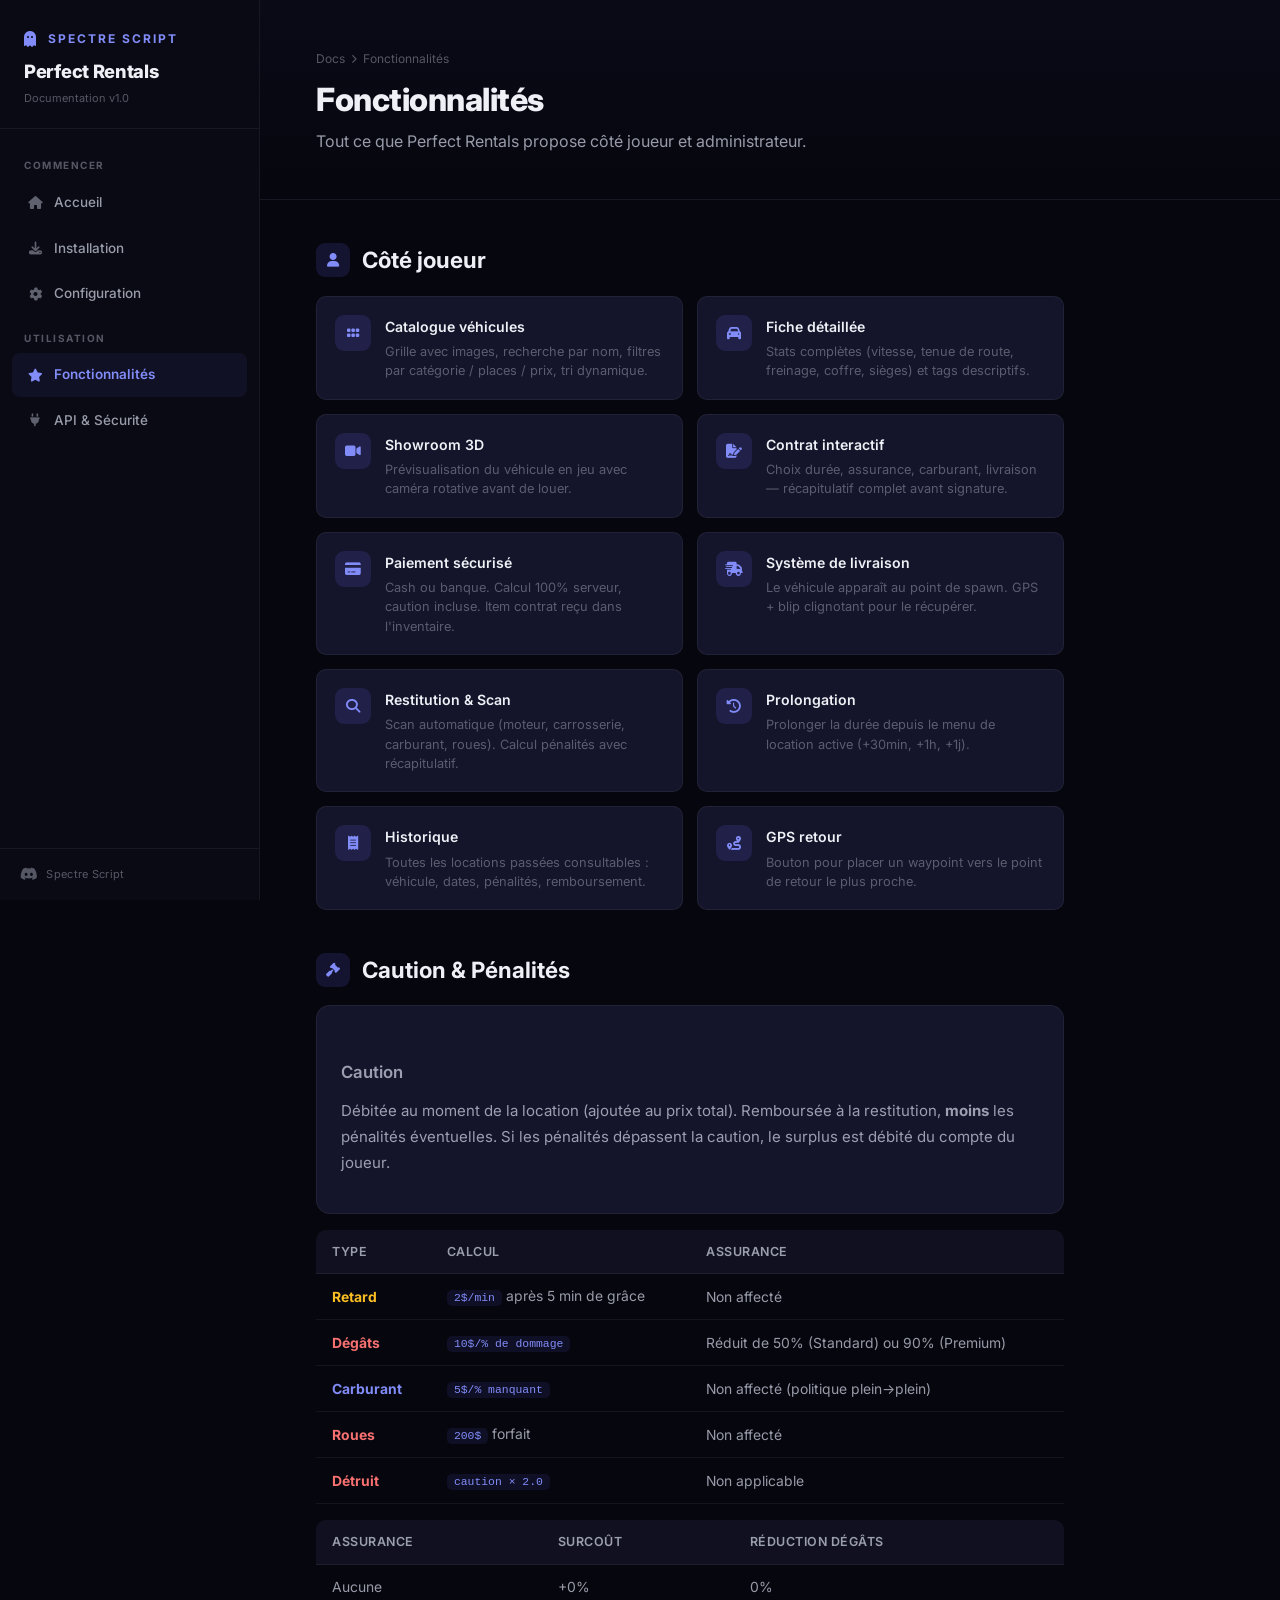
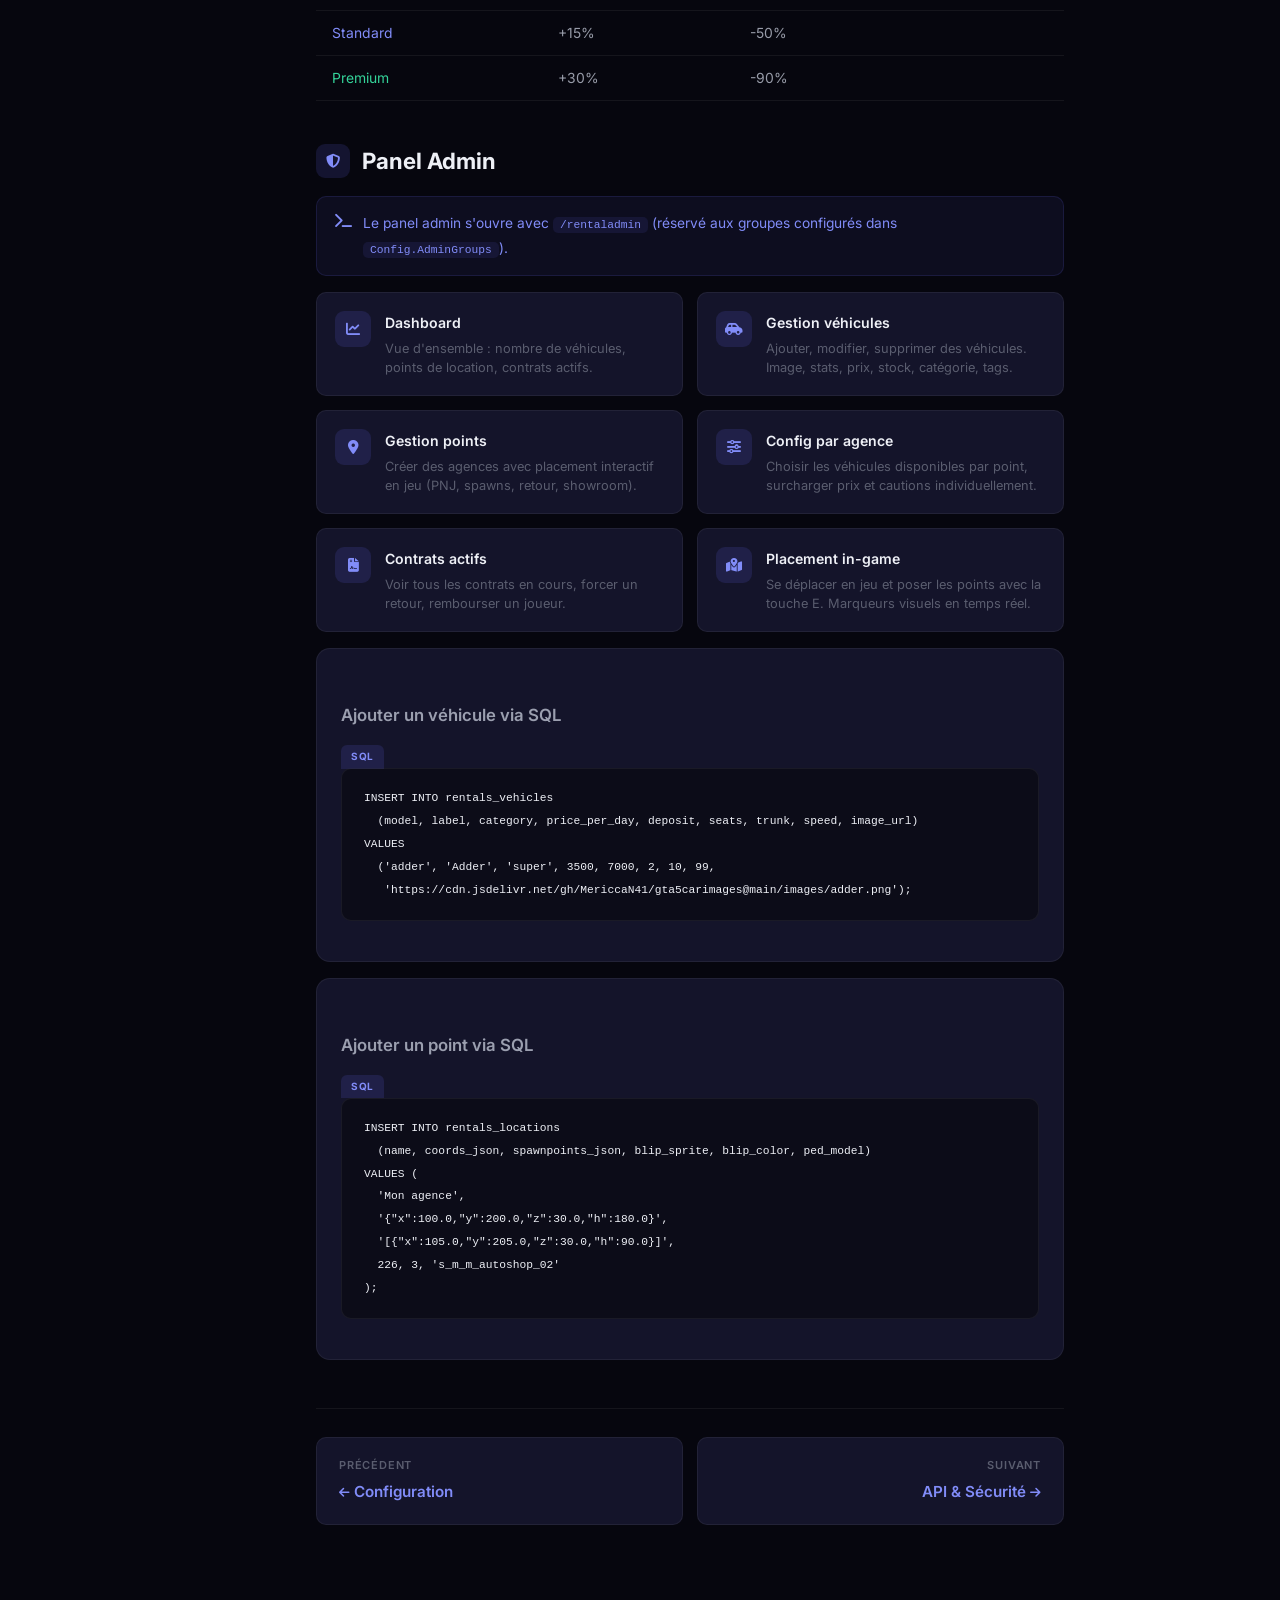
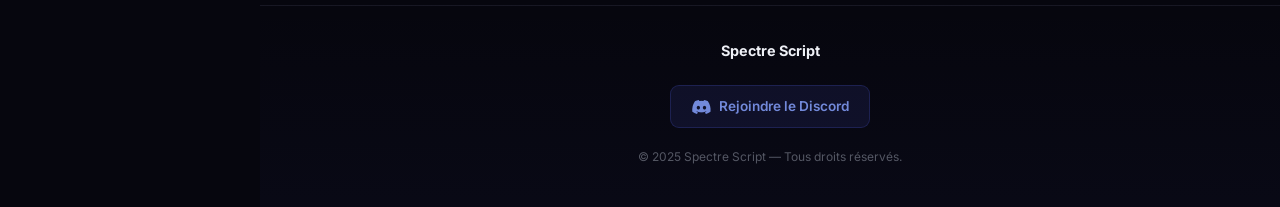
<file: installation/features.html>
<!DOCTYPE html>
<html lang="fr">
<head>
<meta charset="UTF-8"><meta name="viewport" content="width=device-width,initial-scale=1.0">
<title>Fonctionnalités — Perfect Rentals</title>
<link rel="stylesheet" href="style.css">
<link rel="stylesheet" href="https://cdnjs.cloudflare.com/ajax/libs/font-awesome/6.5.1/css/all.min.css">
</head>
<body>
<div class="layout">

<aside class="sidebar">
    <div class="sidebar-brand">
        <div class="logo"><i class="fa-solid fa-ghost"></i> Spectre Script</div>
        <div class="title">Perfect Rentals</div>
        <div class="version">Documentation v1.0</div>
    </div>
    <nav class="sidebar-nav">
        <div class="nav-label">Commencer</div>
        <a href="index.html"><i class="fa-solid fa-house"></i> Accueil</a>
        <a href="setup.html"><i class="fa-solid fa-download"></i> Installation</a>
        <a href="config.html"><i class="fa-solid fa-gear"></i> Configuration</a>
        <div class="nav-label">Utilisation</div>
        <a href="features.html" class="active"><i class="fa-solid fa-star"></i> Fonctionnalités</a>
        <a href="api.html"><i class="fa-solid fa-plug"></i> API & Sécurité</a>
    </nav>
    <div class="sidebar-footer">
        <a href="https://discord.gg/vRjBVYpRjj" target="_blank"><i class="fa-brands fa-discord"></i> Spectre Script</a>
    </div>
</aside>

<div class="main">

    <div class="page-header">
        <div class="breadcrumb"><a href="index.html">Docs</a> <i class="fa-solid fa-chevron-right" style="font-size:9px"></i> Fonctionnalités</div>
        <h1>Fonctionnalités</h1>
        <p>Tout ce que Perfect Rentals propose côté joueur et administrateur.</p>
    </div>

    <div class="page-content">

        <!-- PLAYER -->
        <h2><span class="ico"><i class="fa-solid fa-user"></i></span> Côté joueur</h2>

        <div class="grid">
            <div class="feat">
                <div class="feat-ico"><i class="fa-solid fa-grip"></i></div>
                <div>
                    <h4>Catalogue véhicules</h4>
                    <p>Grille avec images, recherche par nom, filtres par catégorie / places / prix, tri dynamique.</p>
                </div>
            </div>
            <div class="feat">
                <div class="feat-ico"><i class="fa-solid fa-car"></i></div>
                <div>
                    <h4>Fiche détaillée</h4>
                    <p>Stats complètes (vitesse, tenue de route, freinage, coffre, sièges) et tags descriptifs.</p>
                </div>
            </div>
            <div class="feat">
                <div class="feat-ico"><i class="fa-solid fa-video"></i></div>
                <div>
                    <h4>Showroom 3D</h4>
                    <p>Prévisualisation du véhicule en jeu avec caméra rotative avant de louer.</p>
                </div>
            </div>
            <div class="feat">
                <div class="feat-ico"><i class="fa-solid fa-file-signature"></i></div>
                <div>
                    <h4>Contrat interactif</h4>
                    <p>Choix durée, assurance, carburant, livraison — récapitulatif complet avant signature.</p>
                </div>
            </div>
            <div class="feat">
                <div class="feat-ico"><i class="fa-solid fa-credit-card"></i></div>
                <div>
                    <h4>Paiement sécurisé</h4>
                    <p>Cash ou banque. Calcul 100% serveur, caution incluse. Item contrat reçu dans l'inventaire.</p>
                </div>
            </div>
            <div class="feat">
                <div class="feat-ico"><i class="fa-solid fa-truck-fast"></i></div>
                <div>
                    <h4>Système de livraison</h4>
                    <p>Le véhicule apparaît au point de spawn. GPS + blip clignotant pour le récupérer.</p>
                </div>
            </div>
            <div class="feat">
                <div class="feat-ico"><i class="fa-solid fa-magnifying-glass"></i></div>
                <div>
                    <h4>Restitution & Scan</h4>
                    <p>Scan automatique (moteur, carrosserie, carburant, roues). Calcul pénalités avec récapitulatif.</p>
                </div>
            </div>
            <div class="feat">
                <div class="feat-ico"><i class="fa-solid fa-clock-rotate-left"></i></div>
                <div>
                    <h4>Prolongation</h4>
                    <p>Prolonger la durée depuis le menu de location active (+30min, +1h, +1j).</p>
                </div>
            </div>
            <div class="feat">
                <div class="feat-ico"><i class="fa-solid fa-receipt"></i></div>
                <div>
                    <h4>Historique</h4>
                    <p>Toutes les locations passées consultables : véhicule, dates, pénalités, remboursement.</p>
                </div>
            </div>
            <div class="feat">
                <div class="feat-ico"><i class="fa-solid fa-route"></i></div>
                <div>
                    <h4>GPS retour</h4>
                    <p>Bouton pour placer un waypoint vers le point de retour le plus proche.</p>
                </div>
            </div>
        </div>

        <!-- CAUTION -->
        <h2><span class="ico"><i class="fa-solid fa-gavel"></i></span> Caution & Pénalités</h2>

        <div class="card">
            <h3>Caution</h3>
            <p>Débitée au moment de la location (ajoutée au prix total). Remboursée à la restitution, <strong>moins</strong> les pénalités éventuelles. Si les pénalités dépassent la caution, le surplus est débité du compte du joueur.</p>
        </div>

        <table>
            <thead><tr><th>Type</th><th>Calcul</th><th>Assurance</th></tr></thead>
            <tbody>
                <tr><td><strong style="color:var(--orange)">Retard</strong></td><td><code>2$/min</code> après 5 min de grâce</td><td>Non affecté</td></tr>
                <tr><td><strong style="color:var(--red)">Dégâts</strong></td><td><code>10$/% de dommage</code></td><td>Réduit de 50% (Standard) ou 90% (Premium)</td></tr>
                <tr><td><strong style="color:var(--accent-light)">Carburant</strong></td><td><code>5$/% manquant</code></td><td>Non affecté (politique plein→plein)</td></tr>
                <tr><td><strong style="color:var(--red)">Roues</strong></td><td><code>200$</code> forfait</td><td>Non affecté</td></tr>
                <tr><td><strong style="color:var(--red)">Détruit</strong></td><td><code>caution × 2.0</code></td><td>Non applicable</td></tr>
            </tbody>
        </table>

        <table>
            <thead><tr><th>Assurance</th><th>Surcoût</th><th>Réduction dégâts</th></tr></thead>
            <tbody>
                <tr><td>Aucune</td><td>+0%</td><td>0%</td></tr>
                <tr><td style="color:var(--accent-light)">Standard</td><td>+15%</td><td>-50%</td></tr>
                <tr><td style="color:var(--green)">Premium</td><td>+30%</td><td>-90%</td></tr>
            </tbody>
        </table>

        <!-- ADMIN -->
        <h2><span class="ico"><i class="fa-solid fa-shield-halved"></i></span> Panel Admin</h2>

        <div class="alert alert-info">
            <i class="fa-solid fa-terminal"></i>
            <span>Le panel admin s'ouvre avec <code>/rentaladmin</code> (réservé aux groupes configurés dans <code>Config.AdminGroups</code>).</span>
        </div>

        <div class="grid">
            <div class="feat">
                <div class="feat-ico"><i class="fa-solid fa-chart-line"></i></div>
                <div>
                    <h4>Dashboard</h4>
                    <p>Vue d'ensemble : nombre de véhicules, points de location, contrats actifs.</p>
                </div>
            </div>
            <div class="feat">
                <div class="feat-ico"><i class="fa-solid fa-car-side"></i></div>
                <div>
                    <h4>Gestion véhicules</h4>
                    <p>Ajouter, modifier, supprimer des véhicules. Image, stats, prix, stock, catégorie, tags.</p>
                </div>
            </div>
            <div class="feat">
                <div class="feat-ico"><i class="fa-solid fa-location-dot"></i></div>
                <div>
                    <h4>Gestion points</h4>
                    <p>Créer des agences avec placement interactif en jeu (PNJ, spawns, retour, showroom).</p>
                </div>
            </div>
            <div class="feat">
                <div class="feat-ico"><i class="fa-solid fa-sliders"></i></div>
                <div>
                    <h4>Config par agence</h4>
                    <p>Choisir les véhicules disponibles par point, surcharger prix et cautions individuellement.</p>
                </div>
            </div>
            <div class="feat">
                <div class="feat-ico"><i class="fa-solid fa-file-contract"></i></div>
                <div>
                    <h4>Contrats actifs</h4>
                    <p>Voir tous les contrats en cours, forcer un retour, rembourser un joueur.</p>
                </div>
            </div>
            <div class="feat">
                <div class="feat-ico"><i class="fa-solid fa-map-marked-alt"></i></div>
                <div>
                    <h4>Placement in-game</h4>
                    <p>Se déplacer en jeu et poser les points avec la touche E. Marqueurs visuels en temps réel.</p>
                </div>
            </div>
        </div>

        <div class="card">
            <h3>Ajouter un véhicule via SQL</h3>
            <div class="code-lang">SQL</div>
<pre><code>INSERT INTO rentals_vehicles
  (model, label, category, price_per_day, deposit, seats, trunk, speed, image_url)
VALUES
  ('adder', 'Adder', 'super', 3500, 7000, 2, 10, 99,
   'https://cdn.jsdelivr.net/gh/MericcaN41/gta5carimages@main/images/adder.png');</code></pre>
        </div>

        <div class="card">
            <h3>Ajouter un point via SQL</h3>
            <div class="code-lang">SQL</div>
<pre><code>INSERT INTO rentals_locations
  (name, coords_json, spawnpoints_json, blip_sprite, blip_color, ped_model)
VALUES (
  'Mon agence',
  '{"x":100.0,"y":200.0,"z":30.0,"h":180.0}',
  '[{"x":105.0,"y":205.0,"z":30.0,"h":90.0}]',
  226, 3, 's_m_m_autoshop_02'
);</code></pre>
        </div>

        <div class="page-nav">
            <a href="config.html">
                <div class="pn-label">Précédent</div>
                <div class="pn-title"><i class="fa-solid fa-arrow-left" style="font-size:12px"></i> Configuration</div>
            </a>
            <a href="api.html" class="next">
                <div class="pn-label">Suivant</div>
                <div class="pn-title">API & Sécurité <i class="fa-solid fa-arrow-right" style="font-size:12px"></i></div>
            </a>
        </div>
    </div>

    <footer class="doc-footer">
        <div class="fb">Spectre Script</div>
        <a class="fd" href="https://discord.gg/vRjBVYpRjj" target="_blank"><i class="fa-brands fa-discord"></i> Rejoindre le Discord</a>
        <p class="fc">&copy; 2025 Spectre Script — Tous droits réservés.</p>
    </footer>

</div>
</div>
</body>
</html>
</file>
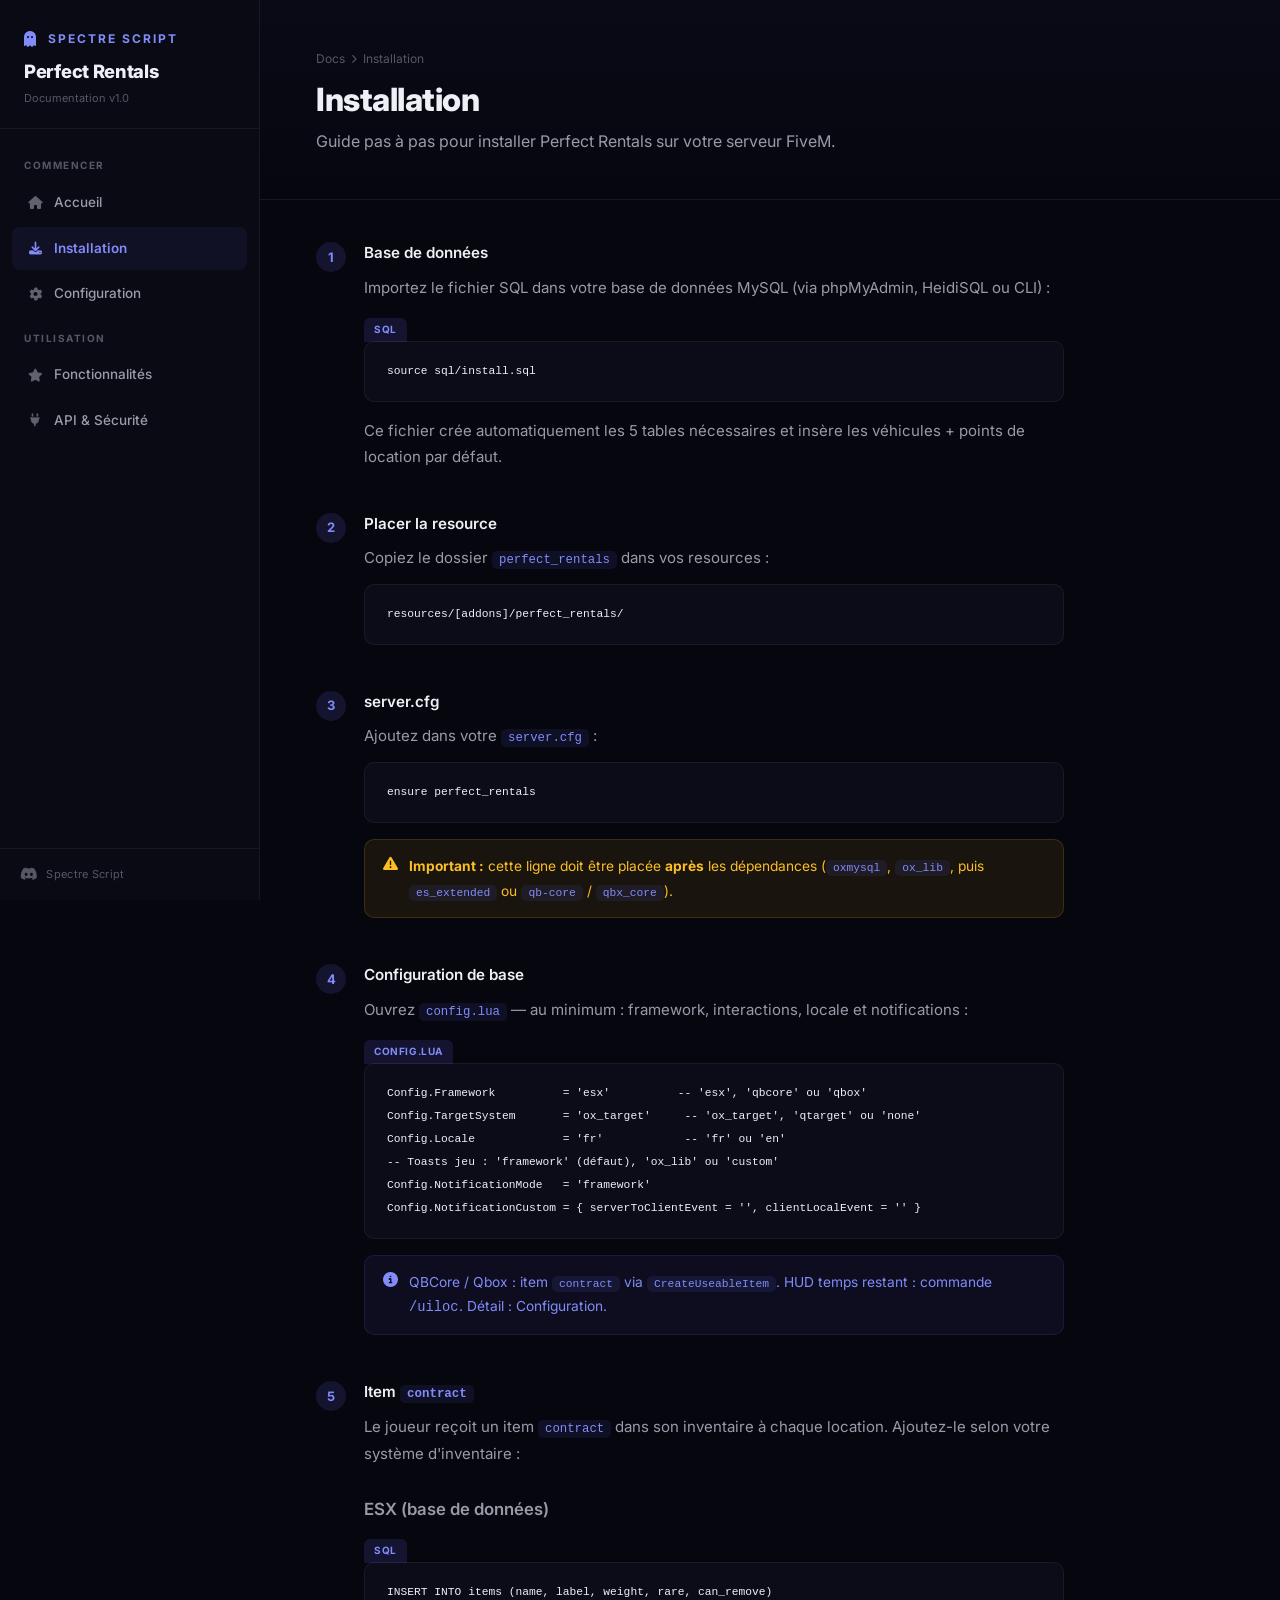
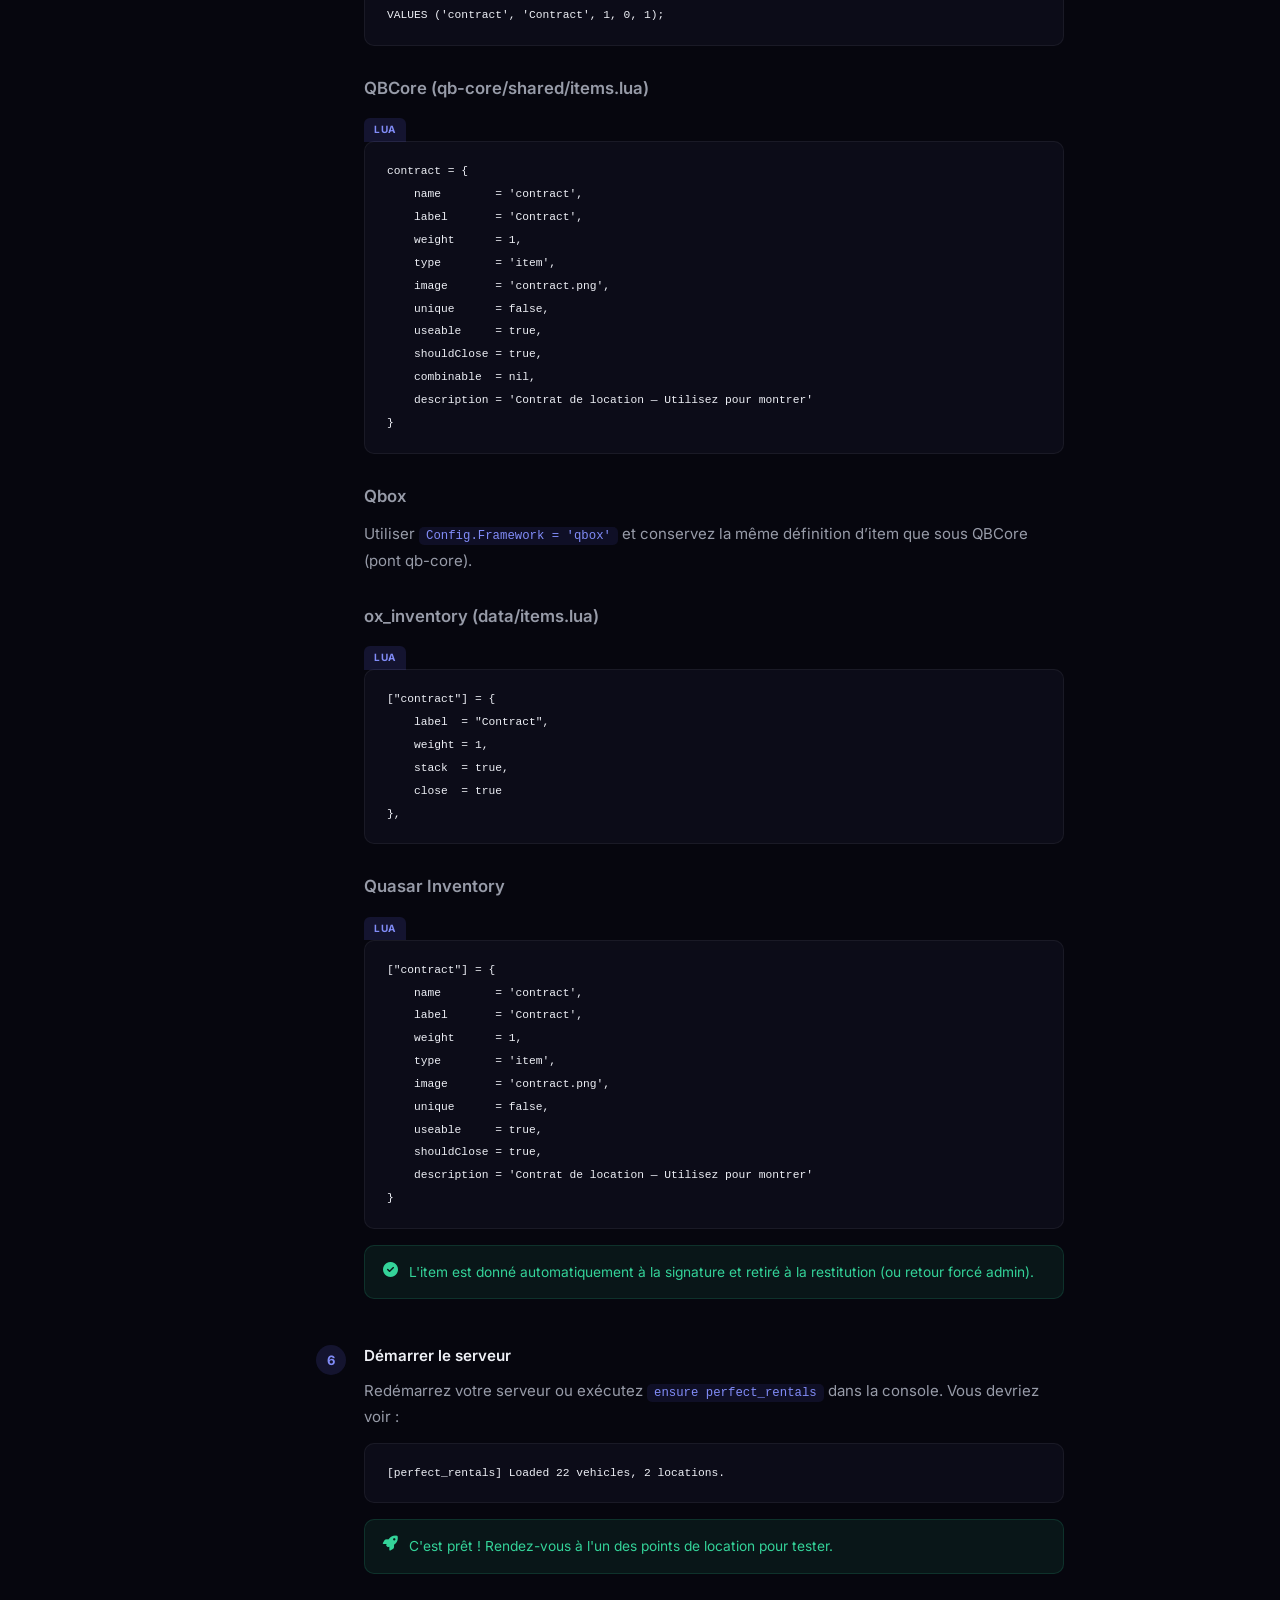
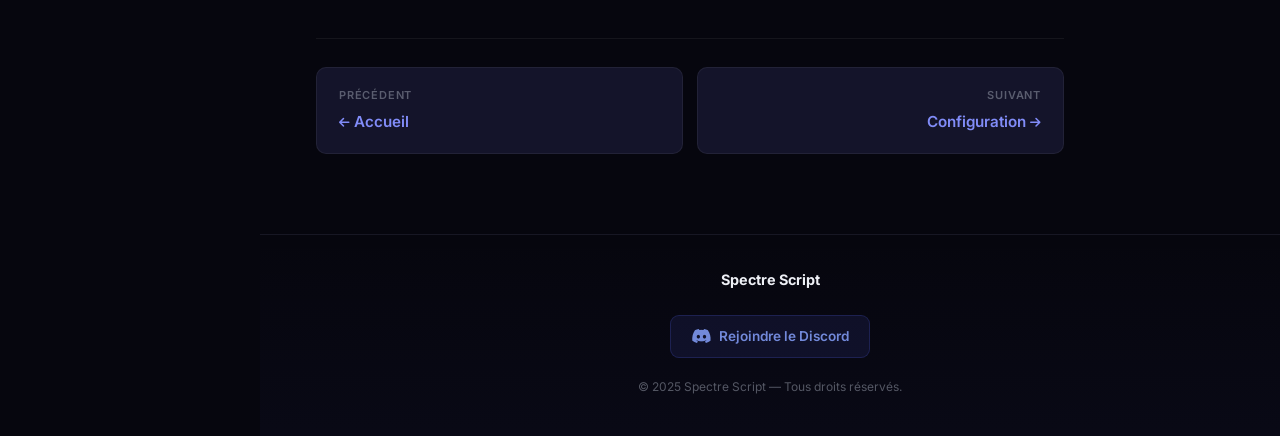
<file: installation/setup.html>
<!DOCTYPE html>
<html lang="fr">
<head>
<meta charset="UTF-8"><meta name="viewport" content="width=device-width,initial-scale=1.0">
<title>Installation — Perfect Rentals</title>
<link rel="stylesheet" href="style.css">
<link rel="stylesheet" href="https://cdnjs.cloudflare.com/ajax/libs/font-awesome/6.5.1/css/all.min.css">
</head>
<body>
<div class="layout">

<aside class="sidebar">
    <div class="sidebar-brand">
        <div class="logo"><i class="fa-solid fa-ghost"></i> Spectre Script</div>
        <div class="title">Perfect Rentals</div>
        <div class="version">Documentation v1.0</div>
    </div>
    <nav class="sidebar-nav">
        <div class="nav-label">Commencer</div>
        <a href="index.html"><i class="fa-solid fa-house"></i> Accueil</a>
        <a href="setup.html" class="active"><i class="fa-solid fa-download"></i> Installation</a>
        <a href="config.html"><i class="fa-solid fa-gear"></i> Configuration</a>
        <div class="nav-label">Utilisation</div>
        <a href="features.html"><i class="fa-solid fa-star"></i> Fonctionnalités</a>
        <a href="api.html"><i class="fa-solid fa-plug"></i> API & Sécurité</a>
    </nav>
    <div class="sidebar-footer">
        <a href="https://discord.gg/vRjBVYpRjj" target="_blank"><i class="fa-brands fa-discord"></i> Spectre Script</a>
    </div>
</aside>

<div class="main">

    <div class="page-header">
        <div class="breadcrumb"><a href="index.html">Docs</a> <i class="fa-solid fa-chevron-right" style="font-size:9px"></i> Installation</div>
        <h1>Installation</h1>
        <p>Guide pas à pas pour installer Perfect Rentals sur votre serveur FiveM.</p>
    </div>

    <div class="page-content">

        <!-- Step 1 -->
        <div class="step">
            <div class="step-n">1</div>
            <div class="step-body">
                <h4>Base de données</h4>
                <p>Importez le fichier SQL dans votre base de données MySQL (via phpMyAdmin, HeidiSQL ou CLI) :</p>
                <div class="code-lang">SQL</div>
                <pre><code>source sql/install.sql</code></pre>
                <p>Ce fichier crée automatiquement les 5 tables nécessaires et insère les véhicules + points de location par défaut.</p>
            </div>
        </div>

        <!-- Step 2 -->
        <div class="step">
            <div class="step-n">2</div>
            <div class="step-body">
                <h4>Placer la resource</h4>
                <p>Copiez le dossier <code>perfect_rentals</code> dans vos resources :</p>
                <pre><code>resources/[addons]/perfect_rentals/</code></pre>
            </div>
        </div>

        <!-- Step 3 -->
        <div class="step">
            <div class="step-n">3</div>
            <div class="step-body">
                <h4>server.cfg</h4>
                <p>Ajoutez dans votre <code>server.cfg</code> :</p>
                <pre><code>ensure perfect_rentals</code></pre>
                <div class="alert alert-warn">
                    <i class="fa-solid fa-triangle-exclamation"></i>
                    <span><strong>Important :</strong> cette ligne doit être placée <strong>après</strong> les dépendances (<code>oxmysql</code>, <code>ox_lib</code>, puis <code>es_extended</code> ou <code>qb-core</code> / <code>qbx_core</code>).</span>
                </div>
            </div>
        </div>

        <!-- Step 4 -->
        <div class="step">
            <div class="step-n">4</div>
            <div class="step-body">
                <h4>Configuration de base</h4>
                <p>Ouvrez <code>config.lua</code> — au minimum : framework, interactions, locale et notifications :</p>
                <div class="code-lang">config.lua</div>
<pre><code>Config.Framework          = 'esx'          -- 'esx', 'qbcore' ou 'qbox'
Config.TargetSystem       = 'ox_target'     -- 'ox_target', 'qtarget' ou 'none'
Config.Locale             = 'fr'            -- 'fr' ou 'en'
-- Toasts jeu : 'framework' (défaut), 'ox_lib' ou 'custom'
Config.NotificationMode   = 'framework'
Config.NotificationCustom = { serverToClientEvent = '', clientLocalEvent = '' }</code></pre>
                <div class="alert alert-info">
                    <i class="fa-solid fa-circle-info"></i>
                    <span>QBCore / Qbox : item <code>contract</code> via <code>CreateUseableItem</code>. HUD temps restant : commande <kbd>/uiloc</kbd>. Détail : <a href="config.html">Configuration</a>.</span>
                </div>
            </div>
        </div>

        <!-- Step 5 -->
        <div class="step">
            <div class="step-n">5</div>
            <div class="step-body">
                <h4>Item <code>contract</code></h4>
                <p>Le joueur reçoit un item <code>contract</code> dans son inventaire à chaque location. Ajoutez-le selon votre système d'inventaire :</p>

                <h3>ESX (base de données)</h3>
                <div class="code-lang">SQL</div>
<pre><code>INSERT INTO items (name, label, weight, rare, can_remove)
VALUES ('contract', 'Contract', 1, 0, 1);</code></pre>

                <h3>QBCore (qb-core/shared/items.lua)</h3>
                <div class="code-lang">Lua</div>
<pre><code>contract = {
    name        = 'contract',
    label       = 'Contract',
    weight      = 1,
    type        = 'item',
    image       = 'contract.png',
    unique      = false,
    useable     = true,
    shouldClose = true,
    combinable  = nil,
    description = 'Contrat de location — Utilisez pour montrer'
}</code></pre>

                <h3>Qbox</h3>
                <p>Utiliser <code>Config.Framework = 'qbox'</code> et conservez la même définition d’item que sous QBCore (pont qb-core).</p>

                <h3>ox_inventory (data/items.lua)</h3>
                <div class="code-lang">Lua</div>
<pre><code>["contract"] = {
    label  = "Contract",
    weight = 1,
    stack  = true,
    close  = true
},</code></pre>

                <h3>Quasar Inventory</h3>
                <div class="code-lang">Lua</div>
<pre><code>["contract"] = {
    name        = 'contract',
    label       = 'Contract',
    weight      = 1,
    type        = 'item',
    image       = 'contract.png',
    unique      = false,
    useable     = true,
    shouldClose = true,
    description = 'Contrat de location — Utilisez pour montrer'
}</code></pre>

                <div class="alert alert-ok">
                    <i class="fa-solid fa-circle-check"></i>
                    <span>L'item est donné automatiquement à la signature et retiré à la restitution (ou retour forcé admin).</span>
                </div>
            </div>
        </div>

        <!-- Step 6 -->
        <div class="step">
            <div class="step-n">6</div>
            <div class="step-body">
                <h4>Démarrer le serveur</h4>
                <p>Redémarrez votre serveur ou exécutez <code>ensure perfect_rentals</code> dans la console. Vous devriez voir :</p>
                <pre><code>[perfect_rentals] Loaded 22 vehicles, 2 locations.</code></pre>
                <div class="alert alert-ok">
                    <i class="fa-solid fa-rocket"></i>
                    <span>C'est prêt ! Rendez-vous à l'un des points de location pour tester.</span>
                </div>
            </div>
        </div>

        <div class="page-nav">
            <a href="index.html">
                <div class="pn-label">Précédent</div>
                <div class="pn-title"><i class="fa-solid fa-arrow-left" style="font-size:12px"></i> Accueil</div>
            </a>
            <a href="config.html" class="next">
                <div class="pn-label">Suivant</div>
                <div class="pn-title">Configuration <i class="fa-solid fa-arrow-right" style="font-size:12px"></i></div>
            </a>
        </div>
    </div>

    <footer class="doc-footer">
        <div class="fb">Spectre Script</div>
        <a class="fd" href="https://discord.gg/vRjBVYpRjj" target="_blank"><i class="fa-brands fa-discord"></i> Rejoindre le Discord</a>
        <p class="fc">&copy; 2025 Spectre Script — Tous droits réservés.</p>
    </footer>

</div>
</div>
</body>
</html>
</file>
<file: installation/style.css>
@import url('https://fonts.googleapis.com/css2?family=Inter:wght@300;400;500;600;700;800;900&display=swap');

:root {
    --bg-body: #06060e;
    --bg-sidebar: #0a0a14;
    --bg-primary: #0a0a12;
    --bg-secondary: #101020;
    --bg-card: #14142a;
    --bg-card-hover: #1a1a36;
    --bg-code: #0c0c18;
    --text-primary: #eef0f6;
    --text-secondary: rgba(200, 205, 220, 0.75);
    --text-muted: rgba(160, 165, 180, 0.5);
    --accent: #6366f1;
    --accent-light: #818cf8;
    --accent-glow: rgba(99, 102, 241, 0.15);
    --accent-soft: rgba(99, 102, 241, 0.08);
    --green: #34d399;
    --green-soft: rgba(52, 211, 153, 0.08);
    --red: #f87171;
    --red-soft: rgba(248, 113, 113, 0.08);
    --orange: #fbbf24;
    --orange-soft: rgba(251, 191, 36, 0.08);
    --border: rgba(255, 255, 255, 0.06);
    --border-light: rgba(255, 255, 255, 0.1);
    --radius: 14px;
    --radius-sm: 10px;
    --font: 'Inter', -apple-system, system-ui, sans-serif;
    --sidebar-w: 260px;
}

*, *::before, *::after { box-sizing: border-box; margin: 0; padding: 0; }
html { scroll-behavior: smooth; }

body {
    font-family: var(--font);
    background: var(--bg-body);
    color: var(--text-primary);
    line-height: 1.75;
    -webkit-font-smoothing: antialiased;
}

::-webkit-scrollbar { width: 5px; }
::-webkit-scrollbar-track { background: transparent; }
::-webkit-scrollbar-thumb { background: rgba(99,102,241,0.25); border-radius: 5px; }
::-webkit-scrollbar-thumb:hover { background: rgba(99,102,241,0.45); }

a { color: var(--accent-light); text-decoration: none; transition: color 200ms; }
a:hover { color: var(--text-primary); }

/* ========================= LAYOUT ========================= */
.layout { display: flex; min-height: 100vh; }

/* Sidebar */
.sidebar {
    position: fixed;
    top: 0; left: 0; bottom: 0;
    width: var(--sidebar-w);
    background: var(--bg-sidebar);
    border-right: 1px solid var(--border);
    display: flex;
    flex-direction: column;
    z-index: 100;
    overflow-y: auto;
}
.sidebar-brand {
    padding: 28px 24px 20px;
    border-bottom: 1px solid var(--border);
}
.sidebar-brand .logo {
    display: flex;
    align-items: center;
    gap: 10px;
    font-size: 12px;
    font-weight: 700;
    letter-spacing: 2px;
    text-transform: uppercase;
    color: var(--accent-light);
    margin-bottom: 6px;
}
.sidebar-brand .logo i { font-size: 16px; }
.sidebar-brand .title {
    font-size: 1.15rem;
    font-weight: 800;
    color: var(--text-primary);
    letter-spacing: -0.3px;
}
.sidebar-brand .version {
    font-size: 11px;
    color: var(--text-muted);
    margin-top: 2px;
}

.sidebar-nav { padding: 16px 12px; flex: 1; }
.sidebar-nav .nav-label {
    font-size: 10px;
    font-weight: 700;
    letter-spacing: 1.5px;
    text-transform: uppercase;
    color: var(--text-muted);
    padding: 12px 12px 6px;
}
.sidebar-nav a {
    display: flex;
    align-items: center;
    gap: 10px;
    padding: 10px 14px;
    border-radius: 8px;
    font-size: 13.5px;
    font-weight: 500;
    color: var(--text-secondary);
    transition: all 180ms ease;
    margin-bottom: 2px;
}
.sidebar-nav a i { width: 18px; text-align: center; font-size: 13px; opacity: 0.6; }
.sidebar-nav a:hover { background: rgba(255,255,255,0.04); color: var(--text-primary); }
.sidebar-nav a:hover i { opacity: 1; }
.sidebar-nav a.active {
    background: var(--accent-soft);
    color: var(--accent-light);
    font-weight: 600;
}
.sidebar-nav a.active i { opacity: 1; color: var(--accent-light); }

.sidebar-footer {
    padding: 16px 20px;
    border-top: 1px solid var(--border);
}
.sidebar-footer a {
    display: flex;
    align-items: center;
    gap: 8px;
    font-size: 11px;
    color: var(--text-muted);
    letter-spacing: 0.3px;
    transition: all 200ms;
}
.sidebar-footer a:hover { color: #5865F2; }
.sidebar-footer a i { font-size: 14px; }

/* Main */
.main {
    margin-left: var(--sidebar-w);
    flex: 1;
    min-width: 0;
}

.page-header {
    padding: 48px 56px 32px;
    border-bottom: 1px solid var(--border);
    background: linear-gradient(180deg, rgba(99,102,241,0.04) 0%, transparent 100%);
}
.page-header .breadcrumb {
    font-size: 12px;
    color: var(--text-muted);
    margin-bottom: 12px;
    display: flex;
    align-items: center;
    gap: 6px;
}
.page-header .breadcrumb a { color: var(--text-muted); }
.page-header .breadcrumb a:hover { color: var(--accent-light); }
.page-header h1 {
    font-size: 2rem;
    font-weight: 800;
    letter-spacing: -0.5px;
    line-height: 1.2;
}
.page-header p {
    font-size: 1rem;
    color: var(--text-secondary);
    margin-top: 8px;
    max-width: 600px;
}

.page-content {
    padding: 40px 56px 80px;
    max-width: 860px;
}

/* ========================= COMPONENTS ========================= */

/* Section headings */
h2 {
    font-size: 1.4rem;
    font-weight: 700;
    margin: 40px 0 16px;
    display: flex;
    align-items: center;
    gap: 12px;
    scroll-margin-top: 24px;
}
h2:first-child { margin-top: 0; }
h2 .ico {
    width: 34px; height: 34px;
    display: flex; align-items: center; justify-content: center;
    border-radius: 9px;
    background: var(--accent-glow);
    color: var(--accent-light);
    font-size: 14px;
    flex-shrink: 0;
}

h3 {
    font-size: 1.05rem;
    font-weight: 600;
    color: var(--text-secondary);
    margin: 28px 0 10px;
}

p { color: var(--text-secondary); font-size: 0.94rem; margin-bottom: 12px; }
ul, ol { padding-left: 20px; margin-bottom: 14px; }
li { color: var(--text-secondary); font-size: 0.93rem; margin-bottom: 5px; }

/* Cards */
.card {
    background: var(--bg-card);
    border: 1px solid var(--border);
    border-radius: var(--radius);
    padding: 24px;
    margin-bottom: 16px;
    transition: border-color 200ms;
}
.card:hover { border-color: var(--border-light); }

.grid { display: grid; grid-template-columns: repeat(auto-fit, minmax(260px, 1fr)); gap: 14px; margin-bottom: 16px; }

.feat {
    display: flex; gap: 14px; padding: 18px;
    background: var(--bg-card); border: 1px solid var(--border);
    border-radius: var(--radius-sm); transition: all 180ms;
}
.feat:hover { border-color: rgba(99,102,241,0.2); background: var(--bg-card-hover); }
.feat-ico {
    width: 36px; height: 36px;
    display: flex; align-items: center; justify-content: center;
    border-radius: 9px; background: var(--accent-glow);
    color: var(--accent-light); font-size: 14px; flex-shrink: 0;
}
.feat h4 { font-size: 0.88rem; font-weight: 600; margin-bottom: 3px; color: var(--text-primary); }
.feat p { font-size: 0.8rem; color: var(--text-muted); line-height: 1.5; margin: 0; }

/* Tables */
table { width: 100%; border-collapse: collapse; margin-bottom: 16px; font-size: 0.87rem; }
thead th {
    text-align: left; padding: 11px 16px;
    background: var(--bg-secondary); color: var(--text-secondary);
    font-weight: 600; font-size: 0.78rem;
    text-transform: uppercase; letter-spacing: 0.5px;
    border-bottom: 1px solid var(--border);
}
thead th:first-child { border-radius: 10px 0 0 0; }
thead th:last-child { border-radius: 0 10px 0 0; }
td { padding: 10px 16px; border-bottom: 1px solid var(--border); color: var(--text-secondary); }
tr:hover td { background: rgba(99,102,241,0.02); }

/* Code */
pre {
    background: var(--bg-code); border: 1px solid var(--border);
    border-radius: var(--radius-sm); padding: 18px 22px;
    overflow-x: auto; margin-bottom: 16px;
    font-size: 0.84rem; line-height: 1.7;
}
code { font-family: 'JetBrains Mono', 'Fira Code', 'Consolas', monospace; font-size: 0.84em; }
:not(pre) > code {
    background: rgba(99,102,241,0.1); color: var(--accent-light);
    padding: 2px 7px; border-radius: 5px; font-size: 0.82em;
}
.code-lang {
    display: inline-block; padding: 3px 10px;
    background: var(--accent-glow); color: var(--accent-light);
    font-size: 10px; font-weight: 700; border-radius: 6px 6px 0 0;
    text-transform: uppercase; letter-spacing: 0.6px;
    margin-bottom: -1px; position: relative; z-index: 1;
}

/* Steps */
.step { display: flex; gap: 18px; margin-bottom: 28px; }
.step-n {
    width: 30px; height: 30px;
    display: flex; align-items: center; justify-content: center;
    border-radius: 50%; background: var(--accent-glow);
    color: var(--accent-light); font-size: 13px; font-weight: 700;
    flex-shrink: 0; margin-top: 2px;
}
.step-body { flex: 1; }
.step-body h4 { font-size: 0.95rem; font-weight: 600; margin-bottom: 8px; color: var(--text-primary); }

/* Alerts */
.alert {
    padding: 14px 18px; border-radius: var(--radius-sm);
    margin-bottom: 16px; font-size: 0.86rem;
    display: flex; align-items: flex-start; gap: 11px;
}
.alert i { margin-top: 2px; font-size: 15px; flex-shrink: 0; }
.alert-info { background: var(--accent-soft); border: 1px solid rgba(99,102,241,0.15); color: var(--accent-light); }
.alert-warn { background: var(--orange-soft); border: 1px solid rgba(251,191,36,0.15); color: var(--orange); }
.alert-ok { background: var(--green-soft); border: 1px solid rgba(52,211,153,0.15); color: var(--green); }

/* File tree */
.tree {
    background: var(--bg-code); border: 1px solid var(--border);
    border-radius: var(--radius-sm); padding: 20px 24px;
    font-family: 'JetBrains Mono', 'Consolas', monospace;
    font-size: 0.8rem; color: var(--text-secondary); line-height: 1.9;
    margin-bottom: 16px;
}
.tree .f { color: var(--accent-light); font-weight: 600; }
.tree .d { color: var(--text-muted); }
.tree .s { color: var(--green); }

/* Color swatches */
.swatch {
    display: inline-block; padding: 2px 10px;
    border-radius: 4px; font-family: 'JetBrains Mono', monospace;
    font-size: 0.78em; font-weight: 600;
}

/* Landing page hero */
.hero {
    text-align: center;
    padding: 70px 40px 50px;
    background: linear-gradient(180deg, rgba(99,102,241,0.06) 0%, transparent 70%);
    border-bottom: 1px solid var(--border);
    position: relative;
}
.hero::before {
    content: ''; position: absolute;
    top: -180px; left: 50%; transform: translateX(-50%);
    width: 500px; height: 500px; border-radius: 50%;
    background: radial-gradient(circle, rgba(99,102,241,0.1), transparent 70%);
    pointer-events: none;
}
.hero-tag {
    display: inline-flex; align-items: center; gap: 8px;
    padding: 7px 18px; background: var(--accent-soft);
    border: 1px solid rgba(99,102,241,0.2); border-radius: 24px;
    font-size: 11px; font-weight: 700; letter-spacing: 1.8px;
    text-transform: uppercase; color: var(--accent-light); margin-bottom: 24px;
}
.hero-tag i { font-size: 14px; }
.hero h1 {
    font-size: clamp(2rem, 4vw, 3.2rem); font-weight: 900;
    letter-spacing: -1px; line-height: 1.15;
    background: linear-gradient(135deg, var(--text-primary), var(--accent-light));
    -webkit-background-clip: text; -webkit-text-fill-color: transparent;
    background-clip: text; margin-bottom: 14px;
}
.hero p { font-size: 1.05rem; color: var(--text-secondary); max-width: 560px; margin: 0 auto 28px; }
.badges { display: flex; justify-content: center; gap: 8px; flex-wrap: wrap; }
.badge {
    padding: 5px 13px; border-radius: 18px;
    font-size: 11px; font-weight: 600;
    border: 1px solid var(--border-light);
    background: var(--bg-card); color: var(--text-secondary);
}
.badge.a { border-color: rgba(99,102,241,0.3); color: var(--accent-light); background: var(--accent-soft); }
.badge.g { border-color: rgba(52,211,153,0.3); color: var(--green); background: var(--green-soft); }

/* Landing quick links */
.quick-grid { display: grid; grid-template-columns: repeat(auto-fit, minmax(220px, 1fr)); gap: 14px; padding: 40px 48px; }
.quick-card {
    display: flex; flex-direction: column; gap: 10px;
    padding: 24px; background: var(--bg-card); border: 1px solid var(--border);
    border-radius: var(--radius); transition: all 200ms; text-decoration: none;
}
.quick-card:hover { border-color: rgba(99,102,241,0.25); background: var(--bg-card-hover); transform: translateY(-2px); }
.quick-card .qc-ico {
    width: 40px; height: 40px;
    display: flex; align-items: center; justify-content: center;
    border-radius: 10px; background: var(--accent-glow);
    color: var(--accent-light); font-size: 16px;
}
.quick-card h3 { font-size: 0.95rem; font-weight: 700; color: var(--text-primary); margin: 0; }
.quick-card p { font-size: 0.8rem; color: var(--text-muted); line-height: 1.5; margin: 0; }

/* Footer */
.doc-footer {
    padding: 32px 48px; border-top: 1px solid var(--border);
    text-align: center;
    background: linear-gradient(0deg, rgba(99,102,241,0.03), transparent);
}
.doc-footer .fb { font-size: 0.9rem; font-weight: 700; color: var(--text-primary); margin-bottom: 10px; }
.doc-footer .fd {
    display: inline-flex; align-items: center; gap: 8px;
    padding: 9px 20px; background: rgba(88,101,242,0.1);
    border: 1px solid rgba(88,101,242,0.2); border-radius: 9px;
    color: #7289da; font-size: 0.85rem; font-weight: 600;
    transition: all 200ms; margin: 12px 0;
}
.doc-footer .fd:hover { background: rgba(88,101,242,0.18); color: #99aef0; transform: translateY(-1px); }
.doc-footer .fd i { font-size: 16px; }
.doc-footer .fc { font-size: 0.75rem; color: var(--text-muted); margin-top: 6px; }

/* Next/Prev navigation */
.page-nav {
    display: flex; gap: 14px; margin-top: 48px; padding-top: 28px;
    border-top: 1px solid var(--border);
}
.page-nav a {
    flex: 1; padding: 18px 22px;
    background: var(--bg-card); border: 1px solid var(--border);
    border-radius: var(--radius-sm); transition: all 200ms;
    text-decoration: none;
}
.page-nav a:hover { border-color: rgba(99,102,241,0.25); background: var(--bg-card-hover); }
.page-nav a .pn-label { font-size: 11px; color: var(--text-muted); text-transform: uppercase; letter-spacing: 0.8px; font-weight: 600; }
.page-nav a .pn-title { font-size: 0.95rem; font-weight: 600; color: var(--accent-light); margin-top: 4px; }
.page-nav a.next { text-align: right; }

/* Responsive */
@media (max-width: 900px) {
    .sidebar { display: none; }
    .main { margin-left: 0; }
    .page-header, .page-content { padding-left: 24px; padding-right: 24px; }
    .quick-grid { padding: 24px 20px; }
    .hero { padding: 40px 20px 30px; }
}
</file>
